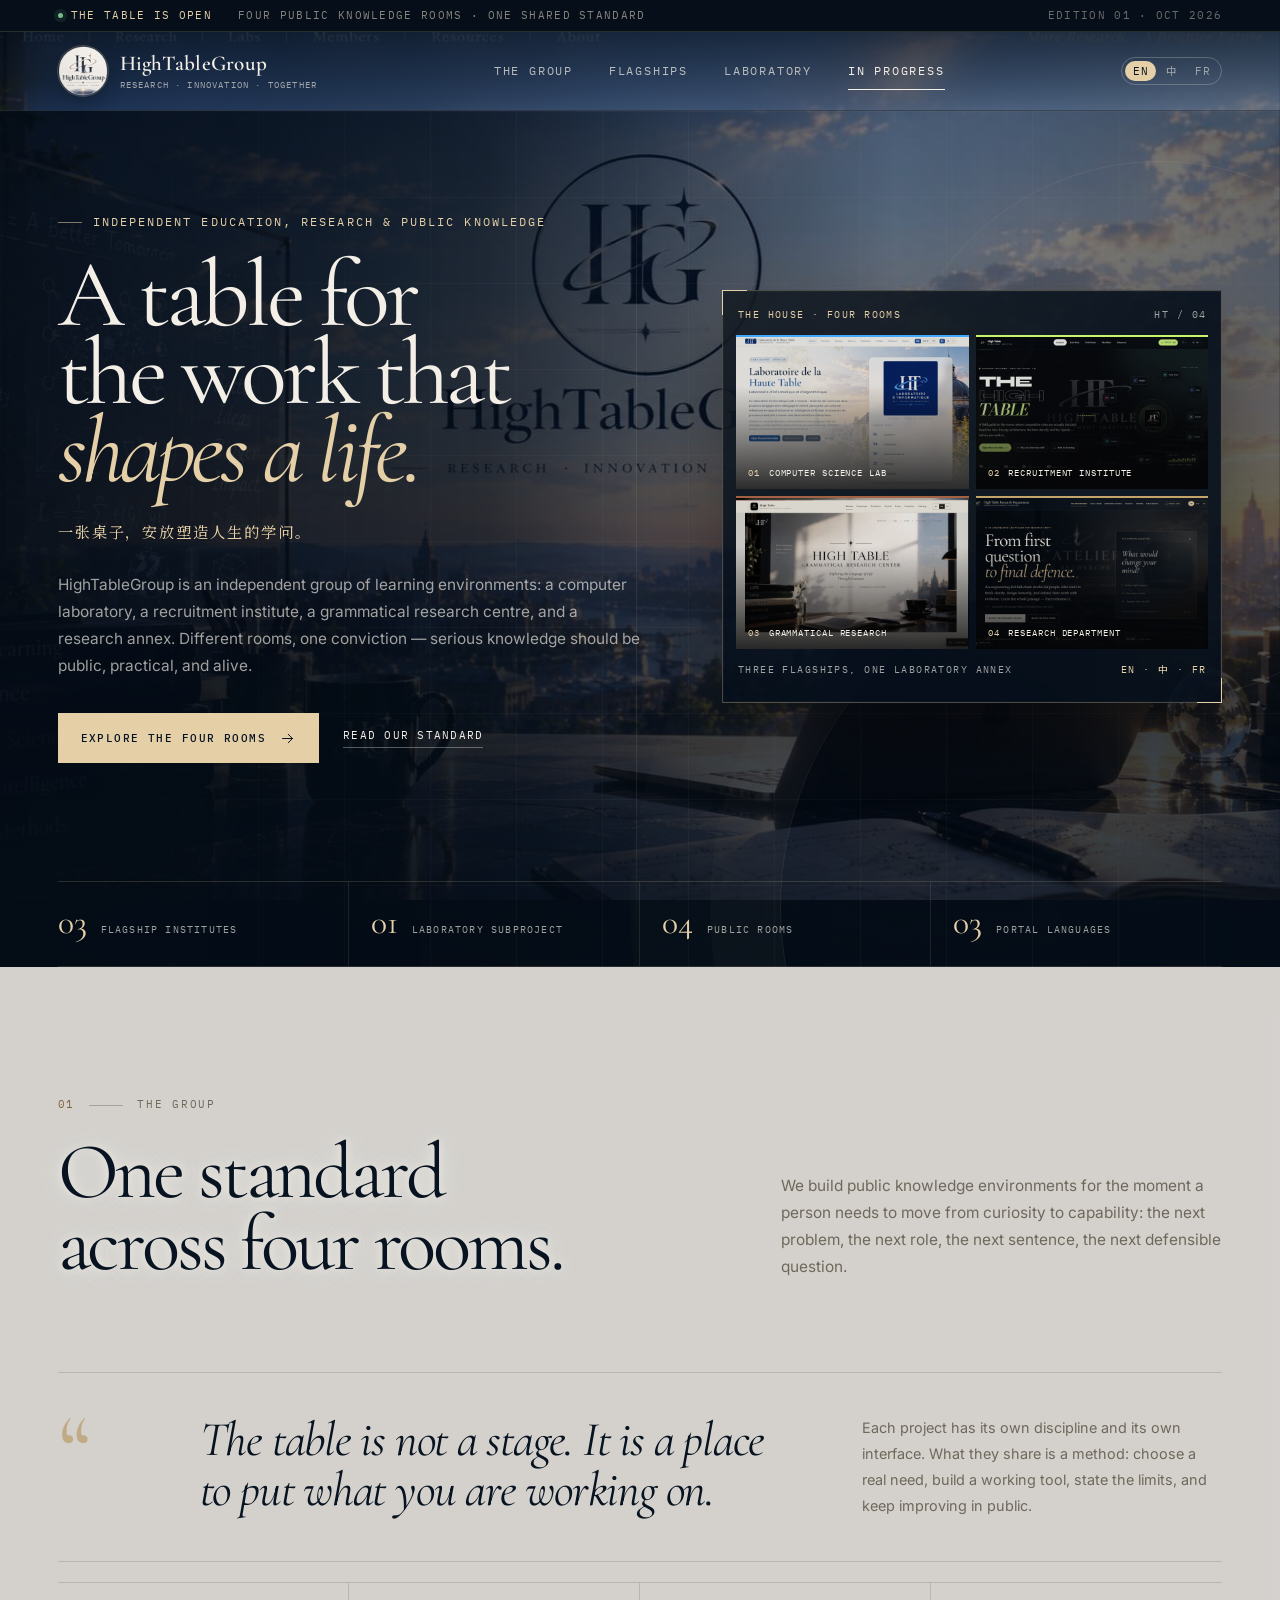
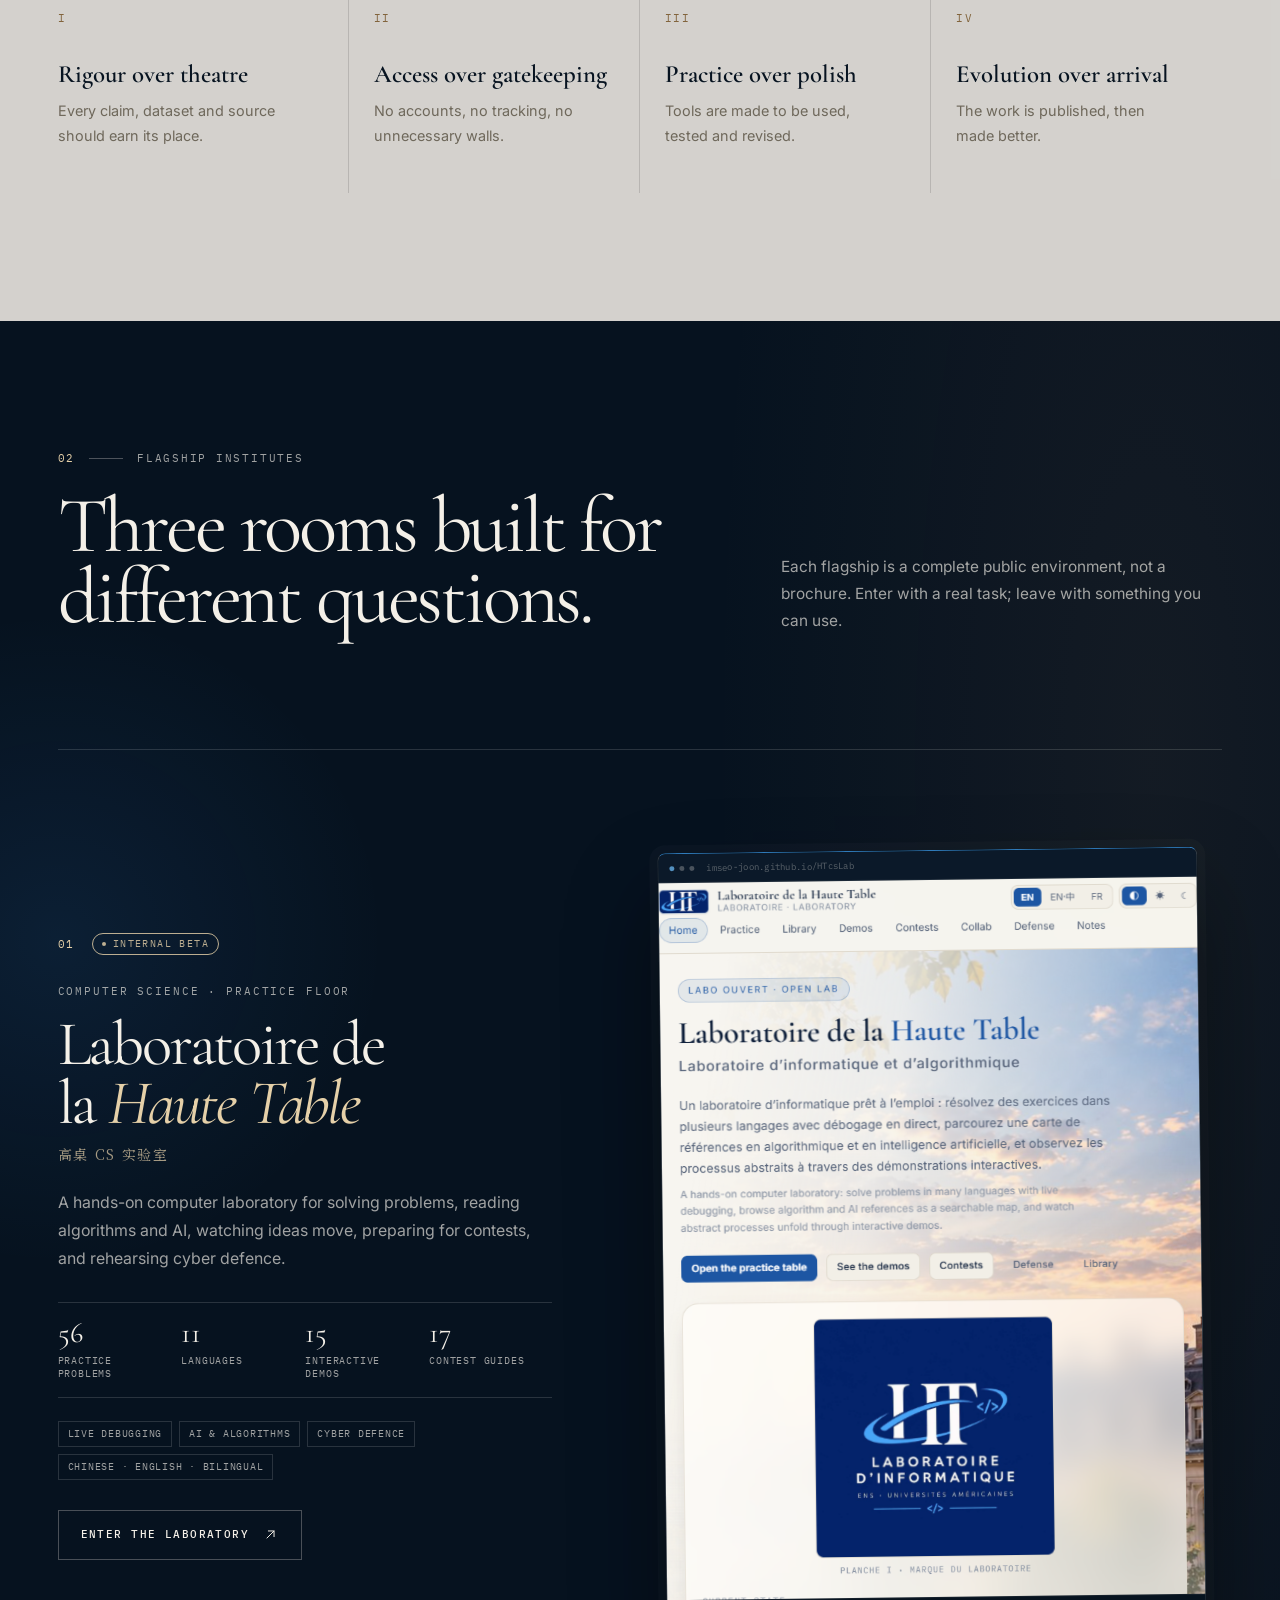
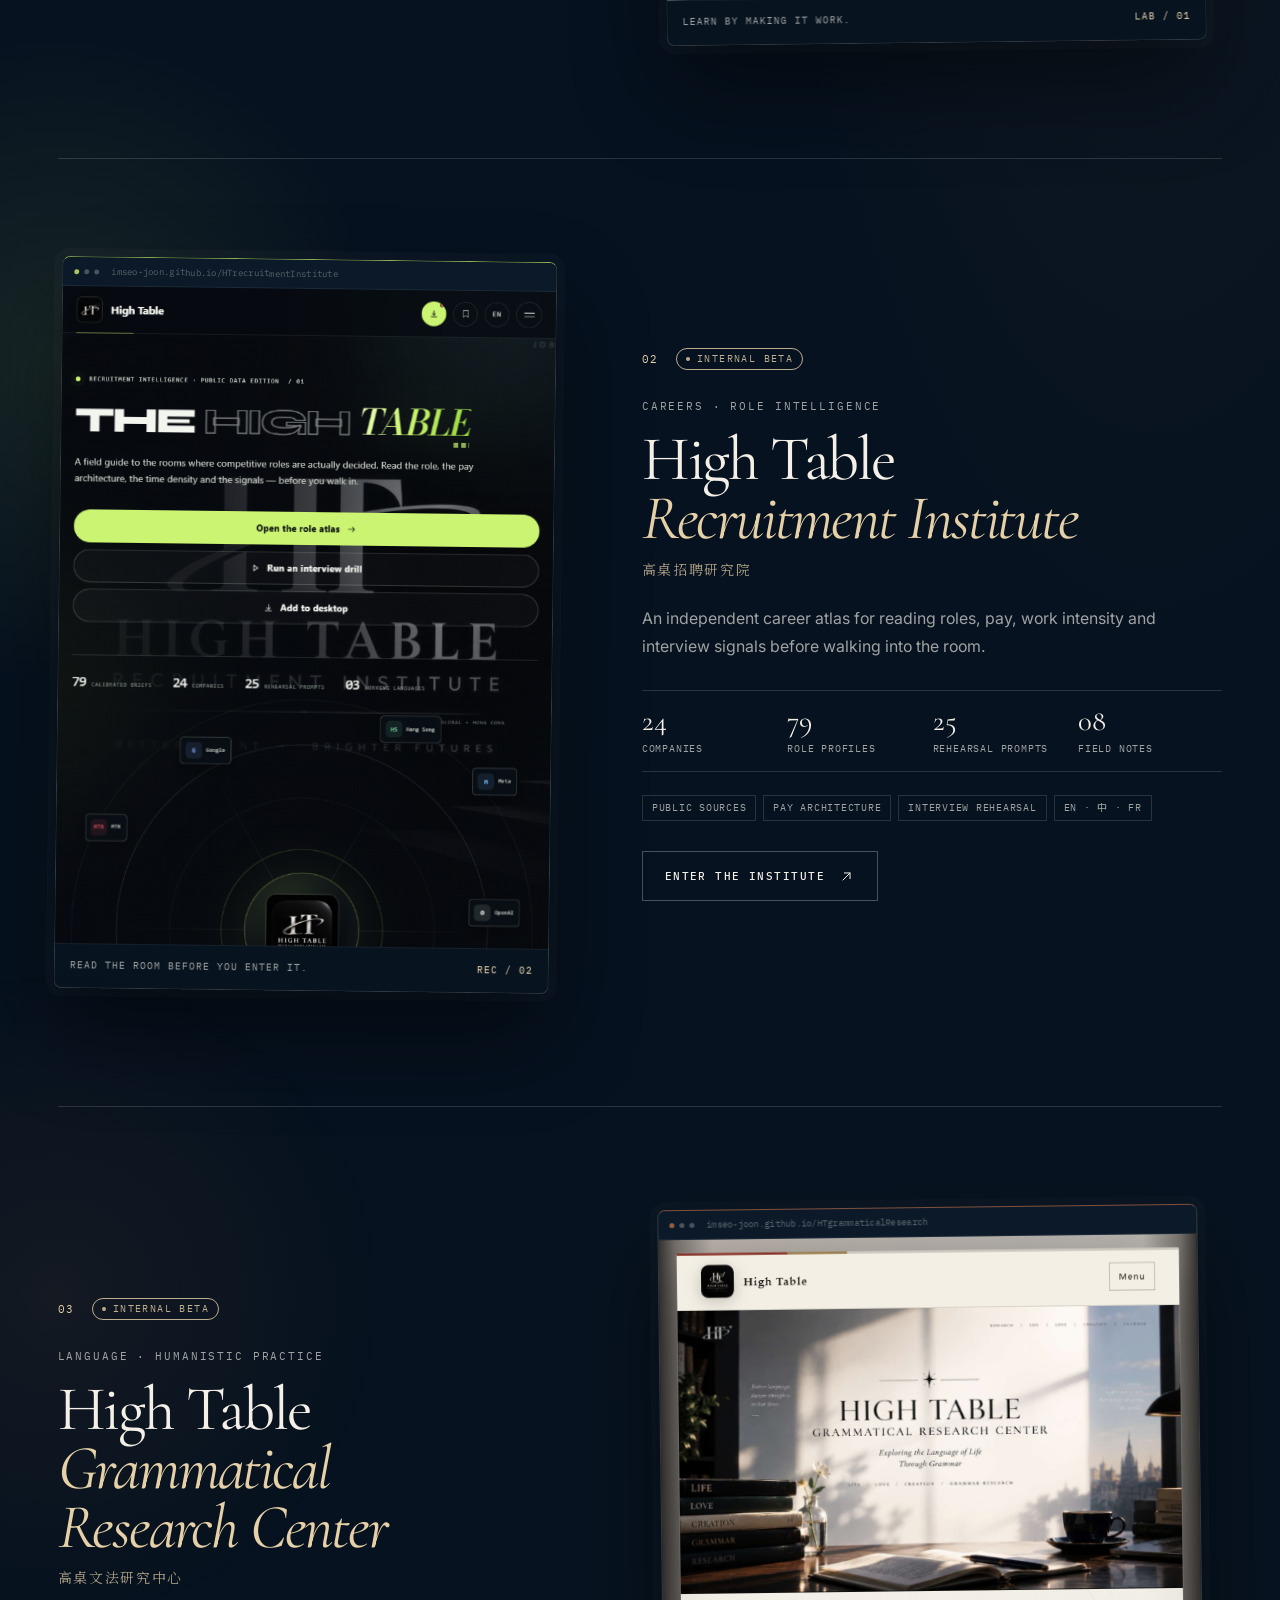
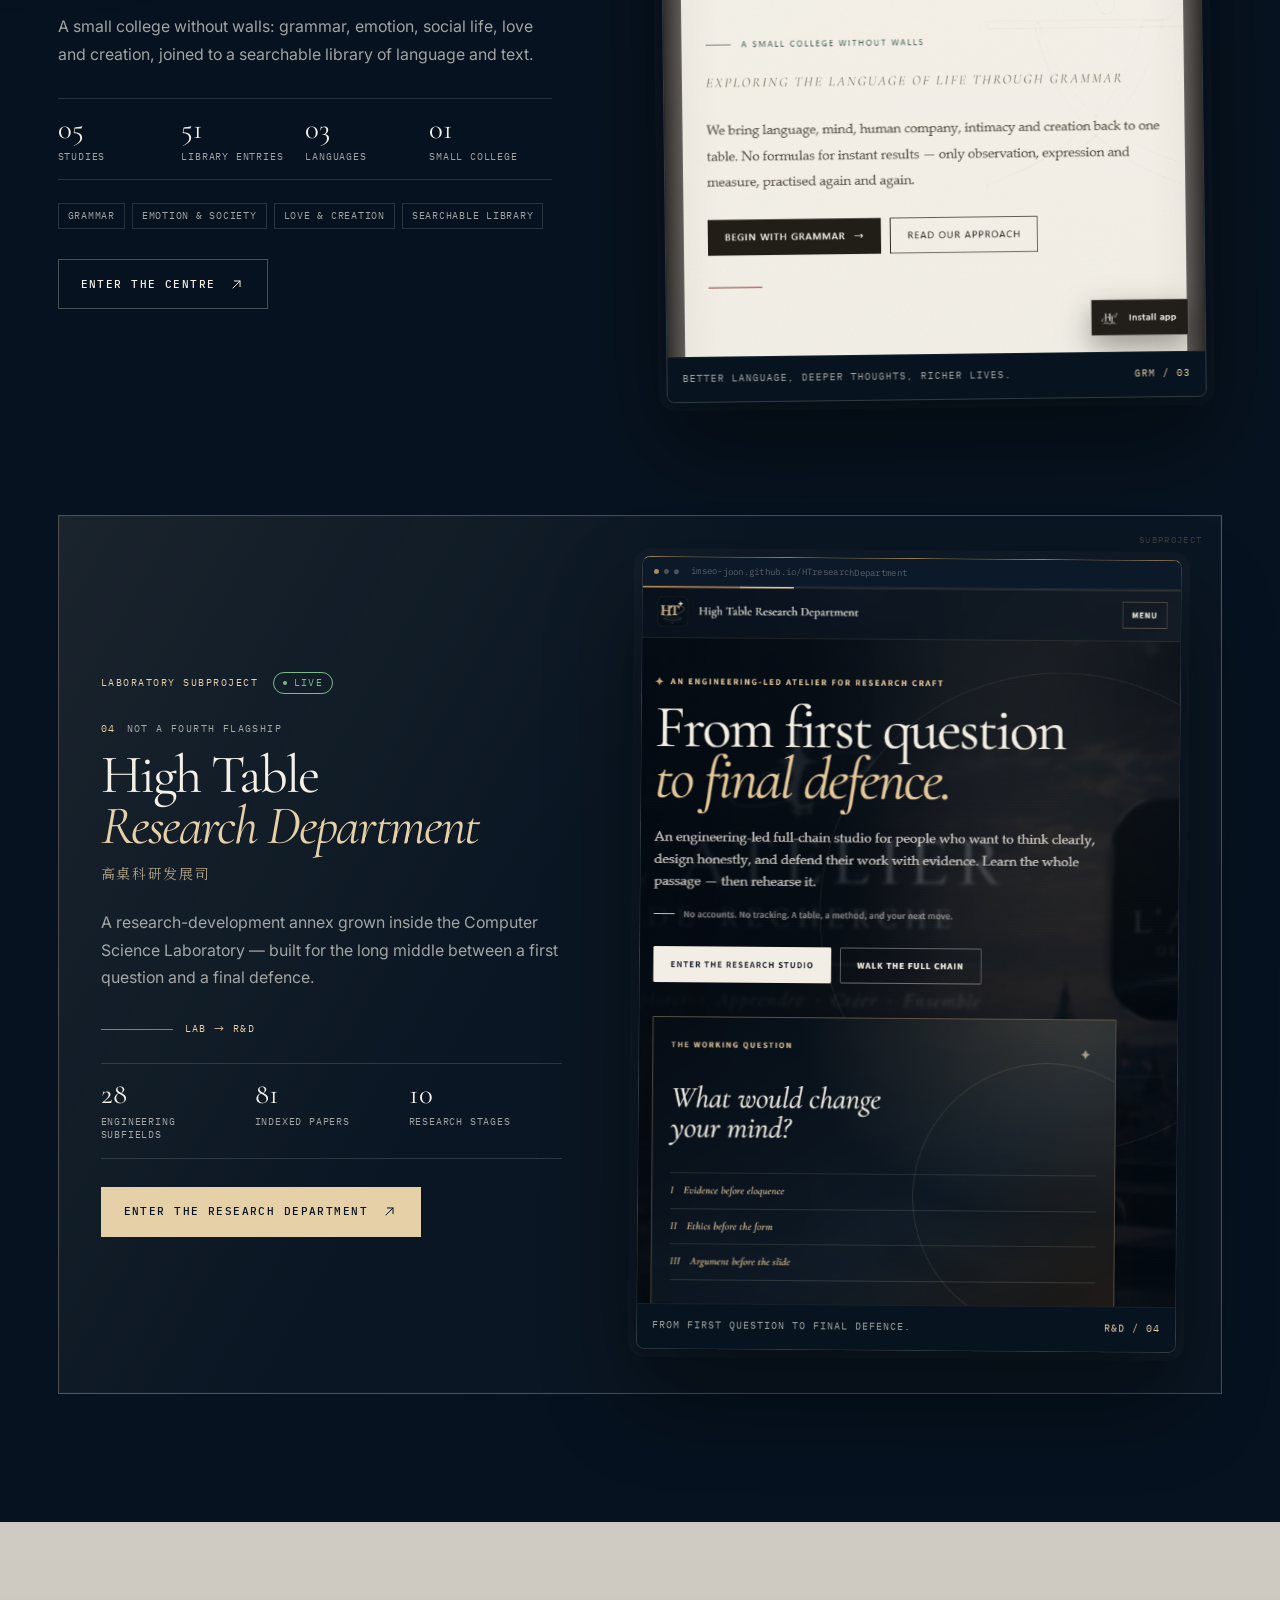
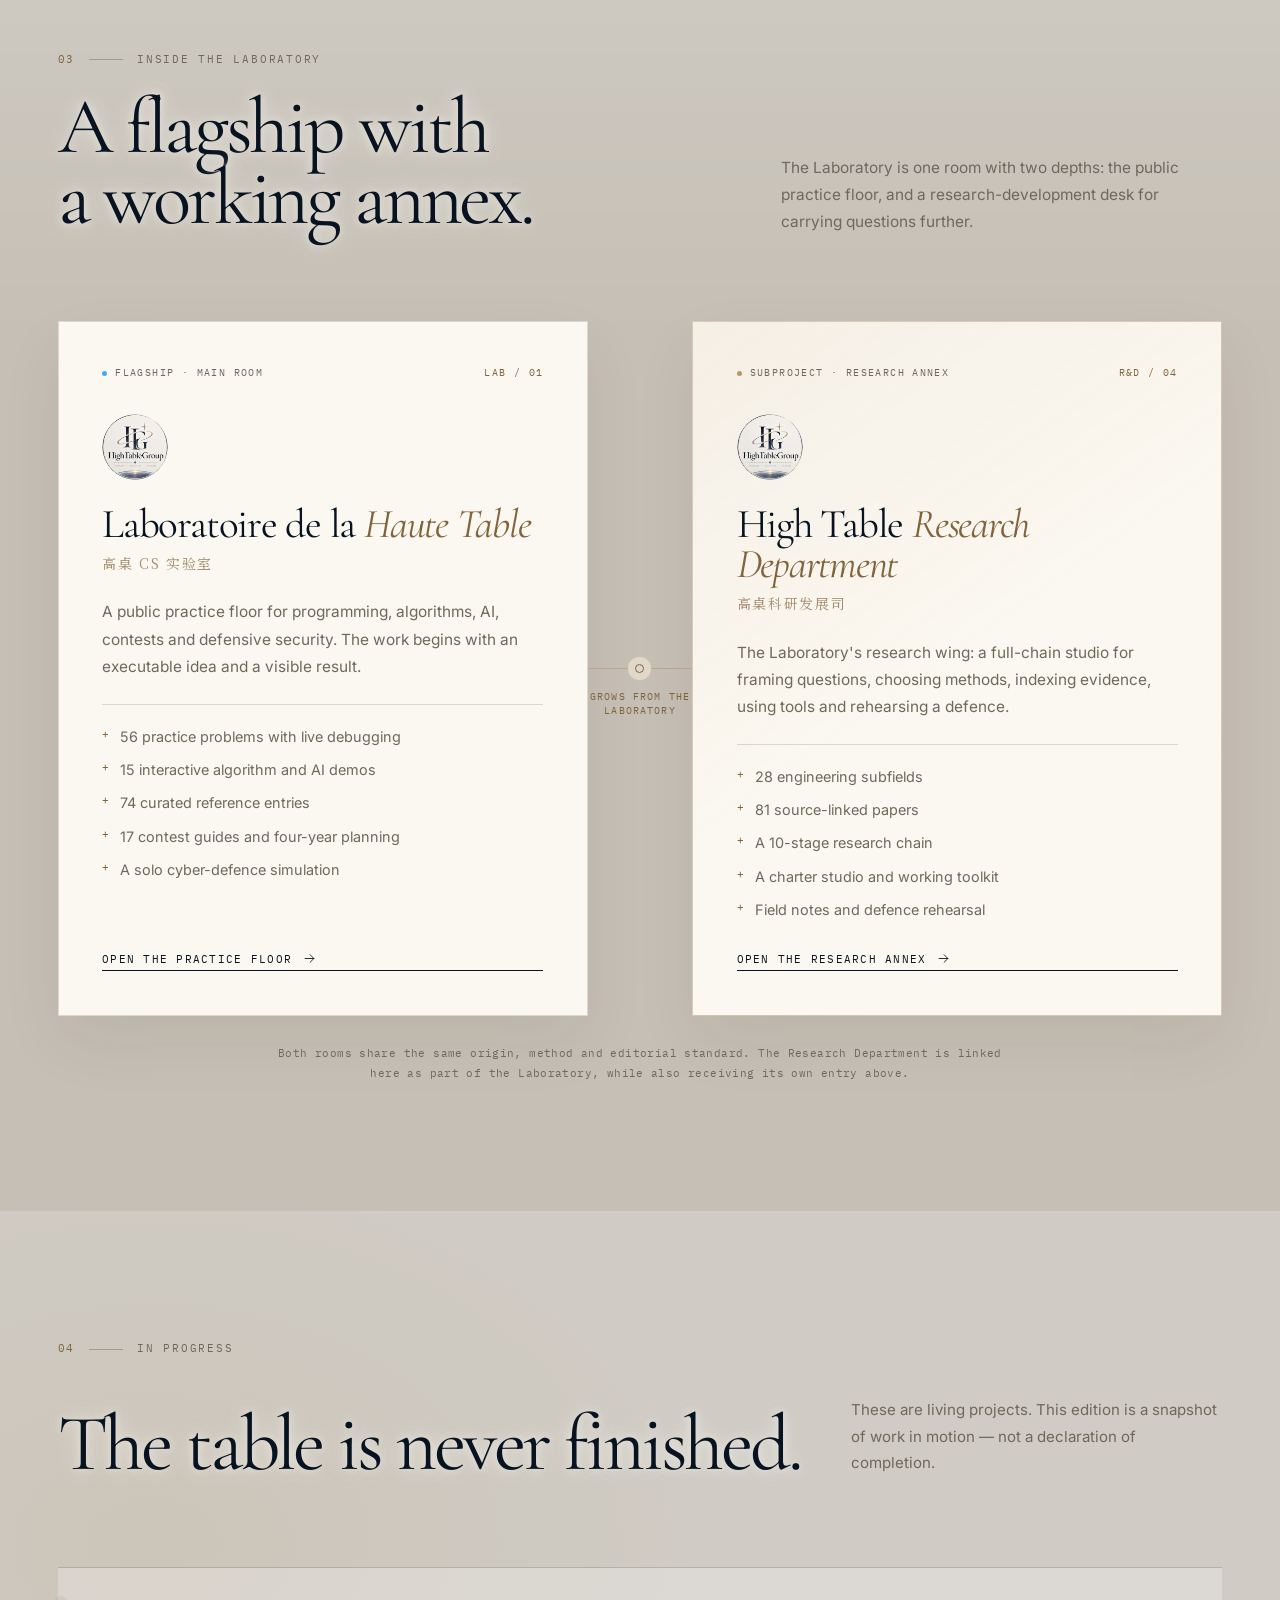
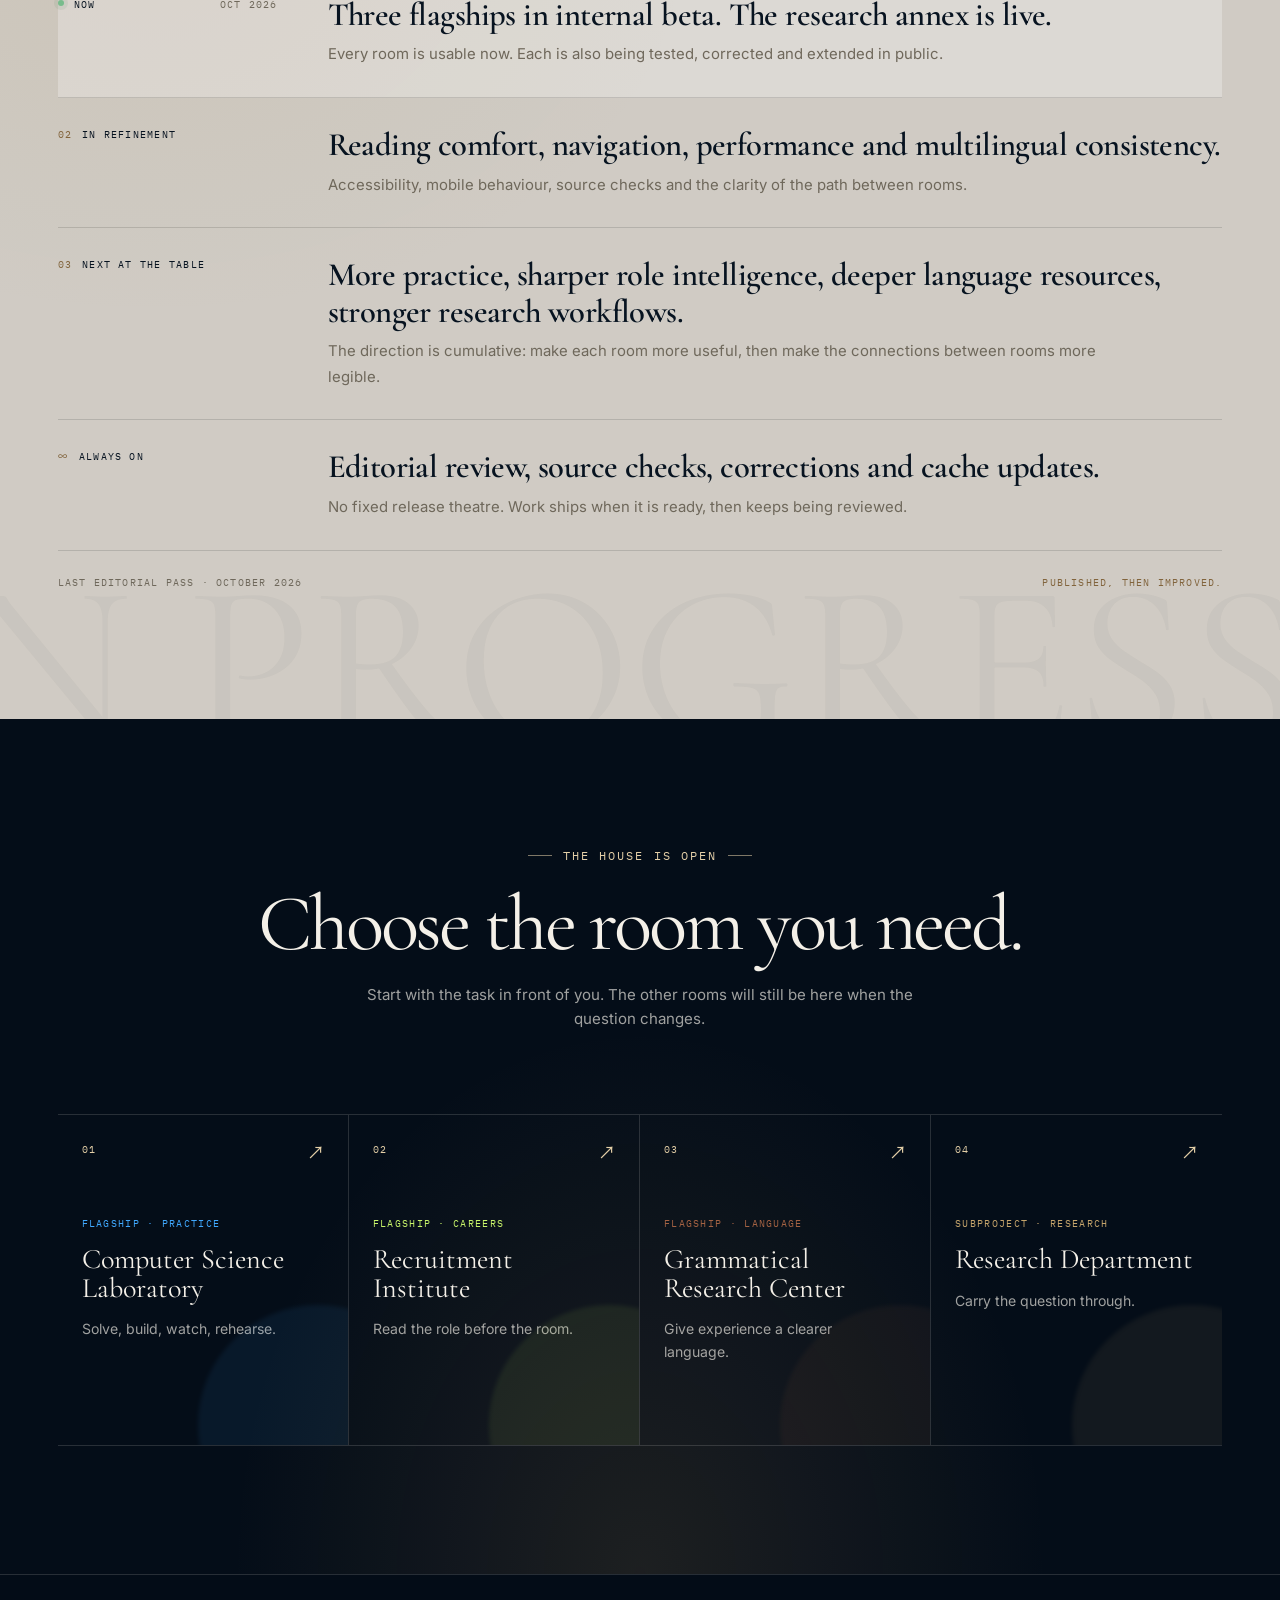
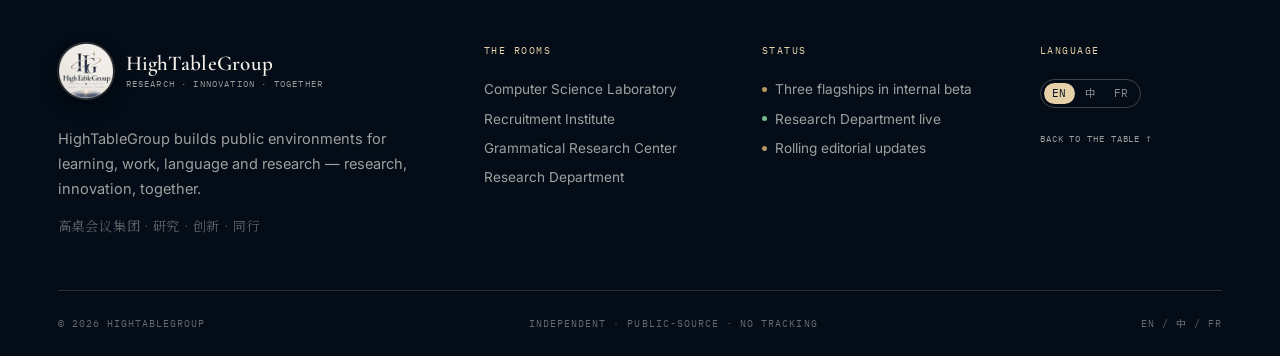
<file: index.html>
<!doctype html>
<html lang="en">
<head>
  <meta charset="utf-8">
  <meta name="viewport" content="width=device-width, initial-scale=1, viewport-fit=cover">
  <meta name="theme-color" content="#071320">
  <meta name="description" data-meta-description content="HighTableGroup — four public knowledge rooms for computer science, careers, language and research.">
  <meta name="application-name" content="HighTableGroup">
  <meta name="apple-mobile-web-app-title" content="HighTableGroup">
  <meta property="og:type" content="website">
  <meta property="og:title" content="HighTableGroup">
  <meta property="og:description" content="Three flagship institutes. One laboratory. One research annex. A table for the work that shapes a life.">
  <meta property="og:site_name" content="HighTableGroup">
  <meta property="og:image" content="assets/og-cover.png">
  <meta property="og:locale" content="en_US">
  <meta property="og:locale:alternate" content="zh_CN">
  <meta property="og:locale:alternate" content="fr_FR">
  <meta name="twitter:card" content="summary_large_image">
  <title>HighTableGroup — A table for the work that shapes a life</title>
  <script>document.documentElement.classList.add("js");</script>
  <script type="application/ld+json">
    {
      "@context": "https://schema.org",
      "@type": "EducationalOrganization",
      "name": "HighTableGroup",
      "alternateName": "高桌会议集团",
      "description": "HighTableGroup builds public environments for learning, work, language and research.",
      "knowsLanguage": ["en", "zh-Hans", "fr"],
      "sameAs": [
        "https://imseo-joon.github.io/HTcsLab/",
        "https://imseo-joon.github.io/HTrecruitmentInstitute/",
        "https://imseo-joon.github.io/HTgrammaticalResearch/",
        "https://imseo-joon.github.io/HTresearchDepartment/"
      ]
    }
  </script>

  <link rel="icon" type="image/png" sizes="32x32" href="assets/brand/favicon-32.png">
  <link rel="icon" type="image/png" sizes="64x64" href="assets/brand/favicon-64.png">
  <link rel="apple-touch-icon" href="assets/brand/apple-touch-icon.png">
  <link rel="manifest" href="manifest.webmanifest">

  <link rel="preload" href="assets/fonts/cormorant-garamond-latin-400-normal.woff2" as="font" type="font/woff2" crossorigin>
  <link rel="preload" href="assets/fonts/cormorant-garamond-latin-400-italic.woff2" as="font" type="font/woff2" crossorigin>
  <link rel="preload" href="assets/fonts/noto-serif-sc-subset.woff2" as="font" type="font/woff2" crossorigin>
  <link rel="stylesheet" href="assets/css/style.css?v=6">
</head>
<body>
  <a class="skip-link" href="#main" data-i18n="a11y.skip">Skip to content</a>

  <div class="edition-bar">
    <div class="edition-bar__inner">
      <span class="edition-bar__status"><i aria-hidden="true"></i><span data-i18n="rail.status">The table is open</span></span>
      <span class="edition-bar__note" data-i18n="rail.note">Four public knowledge rooms · One shared standard</span>
      <span class="edition-bar__edition">EDITION 01 · OCT 2026</span>
    </div>
  </div>

  <header class="masthead" id="masthead">
    <div class="masthead__inner">
      <a class="brand" href="#top" aria-label="HighTableGroup" data-i18n-aria="brand.aria">
        <img class="brand__mark" src="assets/brand/logo-round.png" alt="" width="512" height="512">
        <span class="brand__text">
          <span class="brand__name">HighTableGroup</span>
          <span class="brand__sub" data-i18n="brand.sub">Research · Innovation · Together</span>
        </span>
      </a>

      <nav class="nav" aria-label="Primary navigation" data-i18n-aria="nav.aria">
        <a href="#group" data-i18n="nav.group">The group</a>
        <a href="#flagships" data-i18n="nav.flagships">Flagships</a>
        <a href="#laboratory" data-i18n="nav.laboratory">Laboratory</a>
        <a href="#progress" data-i18n="nav.progress">In progress</a>
      </nav>

      <div class="header-tools">
        <div class="language-switch language-switch--header" role="group" aria-label="Choose language">
          <button type="button" data-lang="en" aria-pressed="true">EN</button>
          <button type="button" data-lang="zh" aria-pressed="false">中</button>
          <button type="button" data-lang="fr" aria-pressed="false">FR</button>
        </div>
        <button class="menu-toggle" type="button" id="menu-toggle" aria-expanded="false" aria-controls="mobile-menu">
          <span></span><span></span>
          <span class="sr-only" data-i18n="nav.menu">Menu</span>
        </button>
      </div>
    </div>

  <div class="mobile-menu" id="mobile-menu" hidden>
      <nav aria-label="Mobile navigation" data-i18n-aria="nav.aria">
        <a href="#group" data-i18n="nav.group">The group</a>
        <a href="#flagships" data-i18n="nav.flagships">Flagships</a>
        <a href="#laboratory" data-i18n="nav.laboratory">Laboratory</a>
        <a href="#progress" data-i18n="nav.progress">In progress</a>
      </nav>
      <div class="language-switch language-switch--menu" role="group" aria-label="Choose language">
        <button type="button" data-lang="en" aria-pressed="true">English</button>
        <button type="button" data-lang="zh" aria-pressed="false">中文</button>
        <button type="button" data-lang="fr" aria-pressed="false">Français</button>
      </div>
    </div>
  </header>

  <main id="main">
    <section class="hero" id="top">
      <div class="hero__ornament hero__ornament--ring" aria-hidden="true"></div>
      <div class="hero__ornament hero__ornament--line" aria-hidden="true"></div>
      <div class="wrap hero__grid">
        <div class="hero__copy">
          <p class="eyebrow hero__eyebrow reveal" data-i18n="hero.kicker">Independent education, research &amp; public knowledge</p>
          <h1 class="hero__title">
            <span class="reveal" data-i18n="hero.title1">A table for</span>
            <span class="reveal" data-i18n="hero.title2">the work that</span>
            <em class="reveal" data-i18n="hero.title3">shapes a life.</em>
          </h1>
          <p class="hero__cn reveal" lang="zh-Hans" data-i18n="hero.cn">一张桌子，安放塑造人生的学问。</p>
          <p class="hero__lead reveal" data-i18n="hero.lead">HighTableGroup is an independent group of learning environments: a computer laboratory, a recruitment institute, a grammatical research centre, and a research annex. Different rooms, one conviction — serious knowledge should be public, practical, and alive.</p>
          <div class="hero__actions reveal">
            <a class="btn btn--gold" href="#flagships">
              <span data-i18n="hero.ctaRooms">Explore the four rooms</span>
              <svg viewBox="0 0 24 24" aria-hidden="true"><path d="M5 12h14M13 6l6 6-6 6"/></svg>
            </a>
            <a class="text-link text-link--light" href="#group" data-i18n="hero.ctaStandard">Read our standard</a>
          </div>
        </div>

        <div class="room-window reveal" aria-label="Four High Table rooms" data-i18n-aria="hero.windowLabel">
          <div class="room-window__head">
            <span data-i18n="hero.windowTitle">The house · four rooms</span>
            <span>HT / 04</span>
          </div>
          <div class="room-window__grid">
            <a class="room-pane room-pane--lab" href="#lab-card">
              <img src="assets/previews/lab.png" alt="Computer Science Laboratory interface preview" data-i18n-alt="hero.room1.alt" width="1440" height="900">
              <span class="room-pane__shade" aria-hidden="true"></span>
              <span class="room-pane__meta"><b>01</b><span data-i18n="hero.room1">Computer Science Lab</span></span>
            </a>
            <a class="room-pane room-pane--recruit" href="#recruit-card">
              <img src="assets/previews/recruitment.png" alt="Recruitment Institute interface preview" data-i18n-alt="hero.room2.alt" width="1440" height="900">
              <span class="room-pane__shade" aria-hidden="true"></span>
              <span class="room-pane__meta"><b>02</b><span data-i18n="hero.room2">Recruitment Institute</span></span>
            </a>
            <a class="room-pane room-pane--grammar" href="#grammar-card">
              <img src="assets/previews/grammar.png" alt="Grammatical Research Center interface preview" data-i18n-alt="hero.room3.alt" width="1440" height="900">
              <span class="room-pane__shade" aria-hidden="true"></span>
              <span class="room-pane__meta"><b>03</b><span data-i18n="hero.room3">Grammatical Research</span></span>
            </a>
            <a class="room-pane room-pane--research" href="#research-card">
              <img src="assets/previews/research.png" alt="Research Department interface preview" data-i18n-alt="hero.room4.alt" width="1440" height="900">
              <span class="room-pane__shade" aria-hidden="true"></span>
              <span class="room-pane__meta"><b>04</b><span data-i18n="hero.room4">Research Department</span></span>
            </a>
          </div>
          <p class="room-window__foot"><span data-i18n="hero.windowFoot">Three flagships, one laboratory annex</span><span>EN · 中 · FR</span></p>
        </div>
      </div>

      <div class="wrap hero__ledger">
        <div><strong>03</strong><span data-i18n="hero.stat1">Flagship institutes</span></div>
        <div><strong>01</strong><span data-i18n="hero.stat2">Laboratory subproject</span></div>
        <div><strong>04</strong><span data-i18n="hero.stat3">Public rooms</span></div>
        <div><strong>03</strong><span data-i18n="hero.stat4">Portal languages</span></div>
      </div>
    </section>

    <section class="section section--paper" id="group">
      <div class="wrap">
        <div class="section-heading section-heading--split reveal">
          <div>
            <p class="section-index"><span>01</span><span data-i18n="about.kicker">The group</span></p>
            <h2 data-i18n="about.title">One standard across four rooms.</h2>
          </div>
          <p class="section-heading__lead" data-i18n="about.lead">We build public knowledge environments for the moment a person needs to move from curiosity to capability: the next problem, the next role, the next sentence, the next defensible question.</p>
        </div>

        <div class="manifesto reveal">
          <div class="manifesto__mark" aria-hidden="true">“</div>
          <blockquote data-i18n="about.quote">The table is not a stage. It is a place to put what you are working on.</blockquote>
          <p data-i18n="about.body">Each project has its own discipline and its own interface. What they share is a method: choose a real need, build a working tool, state the limits, and keep improving in public.</p>
        </div>

        <div class="principles reveal">
          <article class="principle">
            <span class="principle__num">I</span>
            <h3 data-i18n="about.p1.title">Rigour over theatre</h3>
            <p data-i18n="about.p1.body">Every claim, dataset and source should earn its place.</p>
          </article>
          <article class="principle">
            <span class="principle__num">II</span>
            <h3 data-i18n="about.p2.title">Access over gatekeeping</h3>
            <p data-i18n="about.p2.body">No accounts, no tracking, no unnecessary walls.</p>
          </article>
          <article class="principle">
            <span class="principle__num">III</span>
            <h3 data-i18n="about.p3.title">Practice over polish</h3>
            <p data-i18n="about.p3.body">Tools are made to be used, tested and revised.</p>
          </article>
          <article class="principle">
            <span class="principle__num">IV</span>
            <h3 data-i18n="about.p4.title">Evolution over arrival</h3>
            <p data-i18n="about.p4.body">The work is published, then made better.</p>
          </article>
        </div>
      </div>
    </section>

    <section class="section section--ink flagships" id="flagships">
      <div class="wrap">
        <div class="section-heading section-heading--split section-heading--dark reveal">
          <div>
            <p class="section-index"><span>02</span><span data-i18n="flagships.kicker">Flagship institutes</span></p>
            <h2 data-i18n="flagships.title">Three rooms built for different questions.</h2>
          </div>
          <p class="section-heading__lead" data-i18n="flagships.lead">Each flagship is a complete public environment, not a brochure. Enter with a real task; leave with something you can use.</p>
        </div>

        <article class="flagship flagship--lab reveal" id="lab-card">
          <div class="flagship__copy">
            <div class="flagship__meta">
              <span class="flagship__number">01</span>
              <span class="status-chip status-chip--beta" data-i18n="common.internalBeta">Internal beta</span>
            </div>
            <p class="flagship__kicker" data-i18n="lab.kicker">Computer science · Practice floor</p>
            <h3>Laboratoire de la <em>Haute Table</em></h3>
            <p class="flagship__cn" lang="zh-Hans">高桌 CS 实验室</p>
            <p class="flagship__body" data-i18n="lab.body">A hands-on computer laboratory for solving problems, reading algorithms and AI, watching ideas move, preparing for contests, and rehearsing cyber defence.</p>
            <div class="flagship__stats">
              <div><strong>56</strong><span data-i18n="lab.stat1">practice problems</span></div>
              <div><strong>11</strong><span data-i18n="lab.stat2">languages</span></div>
              <div><strong>15</strong><span data-i18n="lab.stat3">interactive demos</span></div>
              <div><strong>17</strong><span data-i18n="lab.stat4">contest guides</span></div>
            </div>
            <ul class="tag-list">
              <li data-i18n="lab.tag1">Live debugging</li>
              <li data-i18n="lab.tag2">AI &amp; algorithms</li>
              <li data-i18n="lab.tag3">Cyber defence</li>
              <li data-i18n="lab.tag4">Chinese · English · bilingual</li>
            </ul>
            <a class="btn btn--outline-light" href="https://imseo-joon.github.io/HTcsLab/" target="_blank" rel="noopener">
              <span data-i18n="lab.cta">Enter the Laboratory</span>
              <svg viewBox="0 0 24 24" aria-hidden="true"><path d="M7 17 17 7M9 7h8v8"/></svg>
            </a>
          </div>
          <a class="flagship__screen flagship__screen--lab" href="https://imseo-joon.github.io/HTcsLab/" target="_blank" rel="noopener" aria-label="Open the Computer Science Laboratory" data-i18n-aria="lab.screenLabel">
            <span class="browser-bar" aria-hidden="true"><i></i><i></i><i></i><b>imseo-joon.github.io/HTcsLab</b></span>
            <img src="assets/previews/lab-portrait.png" alt="Computer Science Laboratory home page" data-i18n-alt="hero.room1.alt" width="720" height="960">
            <span class="screen-caption"><span data-i18n="lab.caption">Learn by making it work.</span><b>LAB / 01</b></span>
          </a>
        </article>

        <article class="flagship flagship--recruit reveal" id="recruit-card">
          <div class="flagship__copy">
            <div class="flagship__meta">
              <span class="flagship__number">02</span>
              <span class="status-chip status-chip--beta" data-i18n="common.internalBeta">Internal beta</span>
            </div>
            <p class="flagship__kicker" data-i18n="recruit.kicker">Careers · Role intelligence</p>
            <h3>High Table <em>Recruitment Institute</em></h3>
            <p class="flagship__cn" lang="zh-Hans">高桌招聘研究院</p>
            <p class="flagship__body" data-i18n="recruit.body">An independent career atlas for reading roles, pay, work intensity and interview signals before walking into the room.</p>
            <div class="flagship__stats">
              <div><strong>24</strong><span data-i18n="recruit.stat1">companies</span></div>
              <div><strong>79</strong><span data-i18n="recruit.stat2">role profiles</span></div>
              <div><strong>25</strong><span data-i18n="recruit.stat3">rehearsal prompts</span></div>
              <div><strong>08</strong><span data-i18n="recruit.stat4">field notes</span></div>
            </div>
            <ul class="tag-list">
              <li data-i18n="recruit.tag1">Public sources</li>
              <li data-i18n="recruit.tag2">Pay architecture</li>
              <li data-i18n="recruit.tag3">Interview rehearsal</li>
              <li data-i18n="recruit.tag4">EN · 中 · FR</li>
            </ul>
            <a class="btn btn--outline-light" href="https://imseo-joon.github.io/HTrecruitmentInstitute/" target="_blank" rel="noopener">
              <span data-i18n="recruit.cta">Enter the Institute</span>
              <svg viewBox="0 0 24 24" aria-hidden="true"><path d="M7 17 17 7M9 7h8v8"/></svg>
            </a>
          </div>
          <a class="flagship__screen flagship__screen--recruit" href="https://imseo-joon.github.io/HTrecruitmentInstitute/" target="_blank" rel="noopener" aria-label="Open the High Table Recruitment Institute" data-i18n-aria="recruit.screenLabel">
            <span class="browser-bar" aria-hidden="true"><i></i><i></i><i></i><b>imseo-joon.github.io/HTrecruitmentInstitute</b></span>
            <img src="assets/previews/recruitment-portrait.png" alt="High Table Recruitment Institute home page" data-i18n-alt="hero.room2.alt" width="720" height="960">
            <span class="screen-caption"><span data-i18n="recruit.caption">Read the room before you enter it.</span><b>REC / 02</b></span>
          </a>
        </article>

        <article class="flagship flagship--grammar reveal" id="grammar-card">
          <div class="flagship__copy">
            <div class="flagship__meta">
              <span class="flagship__number">03</span>
              <span class="status-chip status-chip--beta" data-i18n="common.internalBeta">Internal beta</span>
            </div>
            <p class="flagship__kicker" data-i18n="grammar.kicker">Language · Humanistic practice</p>
            <h3>High Table <em>Grammatical Research Center</em></h3>
            <p class="flagship__cn" lang="zh-Hans">高桌文法研究中心</p>
            <p class="flagship__body" data-i18n="grammar.body">A small college without walls: grammar, emotion, social life, love and creation, joined to a searchable library of language and text.</p>
            <div class="flagship__stats">
              <div><strong>05</strong><span data-i18n="grammar.stat1">studies</span></div>
              <div><strong>51</strong><span data-i18n="grammar.stat2">library entries</span></div>
              <div><strong>03</strong><span data-i18n="grammar.stat3">languages</span></div>
              <div><strong>01</strong><span data-i18n="grammar.stat4">small college</span></div>
            </div>
            <ul class="tag-list">
              <li data-i18n="grammar.tag1">Grammar</li>
              <li data-i18n="grammar.tag2">Emotion &amp; society</li>
              <li data-i18n="grammar.tag3">Love &amp; creation</li>
              <li data-i18n="grammar.tag4">Searchable library</li>
            </ul>
            <a class="btn btn--outline-light" href="https://imseo-joon.github.io/HTgrammaticalResearch/" target="_blank" rel="noopener">
              <span data-i18n="grammar.cta">Enter the Centre</span>
              <svg viewBox="0 0 24 24" aria-hidden="true"><path d="M7 17 17 7M9 7h8v8"/></svg>
            </a>
          </div>
          <a class="flagship__screen flagship__screen--grammar" href="https://imseo-joon.github.io/HTgrammaticalResearch/" target="_blank" rel="noopener" aria-label="Open the High Table Grammatical Research Center" data-i18n-aria="grammar.screenLabel">
            <span class="browser-bar" aria-hidden="true"><i></i><i></i><i></i><b>imseo-joon.github.io/HTgrammaticalResearch</b></span>
            <img src="assets/previews/grammar-portrait.png" alt="High Table Grammatical Research Center home page" data-i18n-alt="hero.room3.alt" width="720" height="960">
            <span class="screen-caption"><span data-i18n="grammar.caption">Better language, deeper thoughts, richer lives.</span><b>GRM / 03</b></span>
          </a>
        </article>

        <article class="subproject reveal" id="research-card">
          <div class="subproject__copy">
            <div class="subproject__meta">
              <span class="subproject__label" data-i18n="sub.kicker">Laboratory subproject</span>
              <span class="status-chip status-chip--live" data-i18n="common.live">Live</span>
            </div>
            <p class="subproject__number">04 <span data-i18n="sub.notFlagship">Not a fourth flagship</span></p>
            <h3>High Table <em>Research Department</em></h3>
            <p class="flagship__cn" lang="zh-Hans">高桌科研发展司</p>
            <p class="subproject__body" data-i18n="sub.body">A research-development annex grown inside the Computer Science Laboratory — built for the long middle between a first question and a final defence.</p>
            <div class="subproject__line" aria-hidden="true"><span></span><b>LAB → R&amp;D</b></div>
            <div class="subproject__stats">
              <div><strong>28</strong><span data-i18n="sub.stat1">engineering subfields</span></div>
              <div><strong>81</strong><span data-i18n="sub.stat2">indexed papers</span></div>
              <div><strong>10</strong><span data-i18n="sub.stat3">research stages</span></div>
            </div>
            <a class="btn btn--gold" href="https://imseo-joon.github.io/HTresearchDepartment/" target="_blank" rel="noopener">
              <span data-i18n="sub.cta">Enter the Research Department</span>
              <svg viewBox="0 0 24 24" aria-hidden="true"><path d="M7 17 17 7M9 7h8v8"/></svg>
            </a>
          </div>
          <a class="subproject__screen" href="https://imseo-joon.github.io/HTresearchDepartment/" target="_blank" rel="noopener" aria-label="Open the High Table Research Department" data-i18n-aria="sub.screenLabel">
            <span class="browser-bar" aria-hidden="true"><i></i><i></i><i></i><b>imseo-joon.github.io/HTresearchDepartment</b></span>
            <img src="assets/previews/research-portrait.png" alt="High Table Research Department home page" data-i18n-alt="hero.room4.alt" width="720" height="960">
            <span class="screen-caption"><span data-i18n="sub.caption">From first question to final defence.</span><b>R&amp;D / 04</b></span>
          </a>
        </article>
      </div>
    </section>

    <section class="section section--paper-deep laboratory" id="laboratory">
      <div class="wrap">
        <div class="section-heading section-heading--split reveal">
          <div>
            <p class="section-index"><span>03</span><span data-i18n="labModule.kicker">Inside the laboratory</span></p>
            <h2 data-i18n="labModule.title">A flagship with a working annex.</h2>
          </div>
          <p class="section-heading__lead" data-i18n="labModule.lead">The Laboratory is one room with two depths: the public practice floor, and a research-development desk for carrying questions further.</p>
        </div>

        <div class="lab-map reveal">
          <article class="lab-node lab-node--main">
            <div class="lab-node__head">
              <span class="lab-node__type" data-i18n="labModule.mainType">Flagship · Main room</span>
              <span class="lab-node__code">LAB / 01</span>
            </div>
            <img class="lab-node__logo" src="assets/brand/logo-round.png" alt="" width="512" height="512">
            <h3>Laboratoire de la <em>Haute Table</em></h3>
            <p class="lab-node__cn" lang="zh-Hans">高桌 CS 实验室</p>
            <p data-i18n="labModule.mainBody">A public practice floor for programming, algorithms, AI, contests and defensive security. The work begins with an executable idea and a visible result.</p>
            <ul class="lab-capabilities">
              <li data-i18n="labModule.cap1">56 practice problems with live debugging</li>
              <li data-i18n="labModule.cap2">15 interactive algorithm and AI demos</li>
              <li data-i18n="labModule.cap3">74 curated reference entries</li>
              <li data-i18n="labModule.cap4">17 contest guides and four-year planning</li>
              <li data-i18n="labModule.cap5">A solo cyber-defence simulation</li>
            </ul>
            <a class="text-link" href="https://imseo-joon.github.io/HTcsLab/" target="_blank" rel="noopener">
              <span data-i18n="labModule.mainCta">Open the practice floor</span>
              <svg viewBox="0 0 24 24" aria-hidden="true"><path d="M5 12h14M13 6l6 6-6 6"/></svg>
            </a>
          </article>

          <div class="lab-map__connector" aria-hidden="true">
            <span class="lab-map__rail"></span>
            <span class="lab-map__node"></span>
            <b data-i18n="labModule.branch">Grows from the laboratory</b>
          </div>

          <article class="lab-node lab-node--annex">
            <div class="lab-node__head">
              <span class="lab-node__type" data-i18n="labModule.annexType">Subproject · Research annex</span>
              <span class="lab-node__code">R&amp;D / 04</span>
            </div>
            <img class="lab-node__logo" src="assets/brand/logo-round.png" alt="" width="512" height="512">
            <h3>High Table <em>Research Department</em></h3>
            <p class="lab-node__cn" lang="zh-Hans">高桌科研发展司</p>
            <p data-i18n="labModule.annexBody">The Laboratory's research wing: a full-chain studio for framing questions, choosing methods, indexing evidence, using tools and rehearsing a defence.</p>
            <ul class="lab-capabilities">
              <li data-i18n="labModule.annexCap1">28 engineering subfields</li>
              <li data-i18n="labModule.annexCap2">81 source-linked papers</li>
              <li data-i18n="labModule.annexCap3">A 10-stage research chain</li>
              <li data-i18n="labModule.annexCap4">A charter studio and working toolkit</li>
              <li data-i18n="labModule.annexCap5">Field notes and defence rehearsal</li>
            </ul>
            <a class="text-link" href="https://imseo-joon.github.io/HTresearchDepartment/" target="_blank" rel="noopener">
              <span data-i18n="labModule.annexCta">Open the research annex</span>
              <svg viewBox="0 0 24 24" aria-hidden="true"><path d="M5 12h14M13 6l6 6-6 6"/></svg>
            </a>
          </article>
        </div>

        <p class="lab-map__note reveal" data-i18n="labModule.note">Both rooms share the same origin, method and editorial standard. The Research Department is linked here as part of the Laboratory, while also receiving its own entry above.</p>
      </div>
    </section>

    <section class="section section--progress" id="progress">
      <div class="wrap">
        <div class="progress-head reveal">
          <p class="section-index"><span>04</span><span data-i18n="progress.kicker">In progress</span></p>
          <h2 data-i18n="progress.title">The table is never finished.</h2>
          <p data-i18n="progress.lead">These are living projects. This edition is a snapshot of work in motion — not a declaration of completion.</p>
        </div>

        <div class="progress-ledger reveal">
          <article class="ledger-row ledger-row--now">
            <div class="ledger-row__status">
              <span class="pulse-dot" aria-hidden="true"></span>
              <span data-i18n="progress.now.label">Now</span>
              <b>OCT 2026</b>
            </div>
            <div class="ledger-row__body">
              <h3 data-i18n="progress.now.title">Three flagships in internal beta. The research annex is live.</h3>
              <p data-i18n="progress.now.body">Every room is usable now. Each is also being tested, corrected and extended in public.</p>
            </div>
          </article>
          <article class="ledger-row">
            <div class="ledger-row__status">
              <span>02</span>
              <span data-i18n="progress.refine.label">In refinement</span>
            </div>
            <div class="ledger-row__body">
              <h3 data-i18n="progress.refine.title">Reading comfort, navigation, performance and multilingual consistency.</h3>
              <p data-i18n="progress.refine.body">Accessibility, mobile behaviour, source checks and the clarity of the path between rooms.</p>
            </div>
          </article>
          <article class="ledger-row">
            <div class="ledger-row__status">
              <span>03</span>
              <span data-i18n="progress.next.label">Next at the table</span>
            </div>
            <div class="ledger-row__body">
              <h3 data-i18n="progress.next.title">More practice, sharper role intelligence, deeper language resources, stronger research workflows.</h3>
              <p data-i18n="progress.next.body">The direction is cumulative: make each room more useful, then make the connections between rooms more legible.</p>
            </div>
          </article>
          <article class="ledger-row">
            <div class="ledger-row__status">
              <span>∞</span>
              <span data-i18n="progress.always.label">Always on</span>
            </div>
            <div class="ledger-row__body">
              <h3 data-i18n="progress.always.title">Editorial review, source checks, corrections and cache updates.</h3>
              <p data-i18n="progress.always.body">No fixed release theatre. Work ships when it is ready, then keeps being reviewed.</p>
            </div>
          </article>
        </div>

        <div class="progress-foot reveal">
          <p data-i18n="progress.note">Last editorial pass · October 2026</p>
          <p data-i18n="progress.motto">Published, then improved.</p>
        </div>
      </div>
    </section>

    <section class="section section--doors" id="doors">
      <div class="wrap">
        <div class="doors-head reveal">
          <p class="eyebrow" data-i18n="doors.kicker">The house is open</p>
          <h2 data-i18n="doors.title">Choose the room you need.</h2>
          <p data-i18n="doors.lead">Start with the task in front of you. The other rooms will still be here when the question changes.</p>
        </div>

        <div class="door-grid reveal">
          <a class="door door--lab" href="https://imseo-joon.github.io/HTcsLab/" target="_blank" rel="noopener">
            <span class="door__num">01</span>
            <span class="door__type" data-i18n="doors.labType">Flagship · Practice</span>
            <h3 data-i18n="doors.lab">Computer Science Laboratory</h3>
            <p data-i18n="doors.labBody">Solve, build, watch, rehearse.</p>
            <span class="door__arrow" aria-hidden="true">↗</span>
          </a>
          <a class="door door--recruit" href="https://imseo-joon.github.io/HTrecruitmentInstitute/" target="_blank" rel="noopener">
            <span class="door__num">02</span>
            <span class="door__type" data-i18n="doors.recruitType">Flagship · Careers</span>
            <h3 data-i18n="doors.recruit">Recruitment Institute</h3>
            <p data-i18n="doors.recruitBody">Read the role before the room.</p>
            <span class="door__arrow" aria-hidden="true">↗</span>
          </a>
          <a class="door door--grammar" href="https://imseo-joon.github.io/HTgrammaticalResearch/" target="_blank" rel="noopener">
            <span class="door__num">03</span>
            <span class="door__type" data-i18n="doors.grammarType">Flagship · Language</span>
            <h3 data-i18n="doors.grammar">Grammatical Research Center</h3>
            <p data-i18n="doors.grammarBody">Give experience a clearer language.</p>
            <span class="door__arrow" aria-hidden="true">↗</span>
          </a>
          <a class="door door--research" href="https://imseo-joon.github.io/HTresearchDepartment/" target="_blank" rel="noopener">
            <span class="door__num">04</span>
            <span class="door__type" data-i18n="doors.researchType">Subproject · Research</span>
            <h3 data-i18n="doors.research">Research Department</h3>
            <p data-i18n="doors.researchBody">Carry the question through.</p>
            <span class="door__arrow" aria-hidden="true">↗</span>
          </a>
        </div>
      </div>
    </section>
  </main>

  <footer class="site-footer">
    <div class="wrap">
      <div class="footer-main">
        <div class="footer-brand">
          <a class="brand brand--footer" href="#top" aria-label="HighTableGroup" data-i18n-aria="brand.aria">
            <img class="brand__mark" src="assets/brand/logo-round.png" alt="" width="512" height="512">
            <span class="brand__text">
              <span class="brand__name">HighTableGroup</span>
              <span class="brand__sub" data-i18n="brand.sub">Research · Innovation · Together</span>
            </span>
          </a>
          <p data-i18n="footer.mission">An independent group building public environments for learning, work, language and research.</p>
          <p class="footer-cn" lang="zh-Hans">高桌会议集团 · 研究 · 创新 · 同行</p>
        </div>
        <div class="footer-column">
          <span class="footer-label" data-i18n="footer.rooms">The rooms</span>
          <a href="https://imseo-joon.github.io/HTcsLab/" target="_blank" rel="noopener" data-i18n="footer.lab">Computer Science Laboratory</a>
          <a href="https://imseo-joon.github.io/HTrecruitmentInstitute/" target="_blank" rel="noopener" data-i18n="footer.recruit">Recruitment Institute</a>
          <a href="https://imseo-joon.github.io/HTgrammaticalResearch/" target="_blank" rel="noopener" data-i18n="footer.grammar">Grammatical Research Center</a>
          <a href="https://imseo-joon.github.io/HTresearchDepartment/" target="_blank" rel="noopener" data-i18n="footer.research">Research Department</a>
        </div>
        <div class="footer-column">
          <span class="footer-label" data-i18n="footer.status">Status</span>
          <span><i class="status-dot status-dot--beta" aria-hidden="true"></i><span data-i18n="footer.beta">Three flagships in internal beta</span></span>
          <span><i class="status-dot status-dot--live" aria-hidden="true"></i><span data-i18n="footer.live">Research Department live</span></span>
          <span><i class="status-dot" aria-hidden="true"></i><span data-i18n="footer.rolling">Rolling editorial updates</span></span>
        </div>
        <div class="footer-column footer-column--language">
          <span class="footer-label" data-i18n="footer.language">Language</span>
          <div class="language-switch language-switch--footer" role="group" aria-label="Choose language">
            <button type="button" data-lang="en" aria-pressed="true">EN</button>
            <button type="button" data-lang="zh" aria-pressed="false">中</button>
            <button type="button" data-lang="fr" aria-pressed="false">FR</button>
          </div>
          <a href="#top" class="footer-top" data-i18n="footer.top">Back to the table ↑</a>
        </div>
      </div>
      <div class="footer-bottom">
        <span>© 2026 HighTableGroup</span>
        <span data-i18n="footer.independent">Independent · Public-source · No tracking</span>
        <span>EN / 中 / FR</span>
      </div>
    </div>
  </footer>

  <script src="assets/js/i18n.js?v=5" defer></script>
  <script src="assets/js/main.js?v=5" defer></script>
</body>
</html>
</file>
<file: assets/css/style.css>
/* ==========================================================================
   HighTableGroup
   A single editorial portal for four public knowledge rooms.
   ========================================================================== */

@font-face {
  font-family: "Cormorant Garamond";
  src: url("../fonts/cormorant-garamond-latin-400-normal.woff2") format("woff2");
  font-style: normal;
  font-weight: 400;
  font-display: swap;
}

@font-face {
  font-family: "Cormorant Garamond";
  src: url("../fonts/cormorant-garamond-latin-400-italic.woff2") format("woff2");
  font-style: italic;
  font-weight: 400;
  font-display: swap;
}

@font-face {
  font-family: "Cormorant Garamond";
  src: url("../fonts/cormorant-garamond-latin-600-normal.woff2") format("woff2");
  font-style: normal;
  font-weight: 600;
  font-display: swap;
}

@font-face {
  font-family: "Cormorant Garamond";
  src: url("../fonts/cormorant-garamond-latin-700-normal.woff2") format("woff2");
  font-style: normal;
  font-weight: 700;
  font-display: swap;
}

@font-face {
  font-family: "Noto Serif SC";
  src: url("../fonts/noto-serif-sc-subset.woff2") format("woff2");
  font-style: normal;
  font-weight: 200 900;
  font-display: swap;
}

@font-face {
  font-family: "Noto Sans SC";
  src: url("../fonts/noto-sans-sc-subset.woff2") format("woff2");
  font-style: normal;
  font-weight: 200 900;
  font-display: swap;
}

@font-face {
  font-family: "Inter";
  src: url("../fonts/inter-latin-400-normal.woff2") format("woff2");
  font-style: normal;
  font-weight: 400;
  font-display: swap;
}

@font-face {
  font-family: "Inter";
  src: url("../fonts/inter-latin-500-normal.woff2") format("woff2");
  font-style: normal;
  font-weight: 500;
  font-display: swap;
}

@font-face {
  font-family: "Inter";
  src: url("../fonts/inter-latin-600-normal.woff2") format("woff2");
  font-style: normal;
  font-weight: 600;
  font-display: swap;
}

@font-face {
  font-family: "IBM Plex Mono";
  src: url("../fonts/ibm-plex-mono-latin-400-normal.woff2") format("woff2");
  font-style: normal;
  font-weight: 400;
  font-display: swap;
}

@font-face {
  font-family: "IBM Plex Mono";
  src: url("../fonts/ibm-plex-mono-latin-500-normal.woff2") format("woff2");
  font-style: normal;
  font-weight: 500;
  font-display: swap;
}

:root {
  --ink: #071320;
  --ink-2: #0b1a2b;
  --ink-3: #11243a;
  --paper: #f4f0e8;
  --paper-soft: #ede7dc;
  --paper-deep: #e2d8c9;
  --paper-bright: #fbf8f1;
  --paper-muted: #d0c8b8;
  --gold: #b79863;
  --gold-deep: #82643c;
  --gold-light: #e5d0a8;
  --gold-pale: #f5e7ce;
  --line-dark: rgba(18, 17, 14, 0.14);
  --line-light: rgba(242, 239, 231, 0.15);
  --text-soft: #6f685b;
  --text-soft-dark: rgba(242, 239, 231, 0.66);
  --lab: #40a8fe;
  --recruit: #c8f56a;
  --grammar: #a36243;
  --research: #c5a46b;
  --live: #78bc8c;
  --display: "Cormorant Garamond", "Noto Serif SC", "Songti SC", "STSong", "SimSun", serif;
  --serif: "Cormorant Garamond", "Iowan Old Style", "Palatino Linotype", "Noto Serif SC", "Songti SC", "STSong", serif;
  --sans: "Inter", "Noto Sans SC", "PingFang SC", "Hiragino Sans GB", "Microsoft YaHei", Arial, sans-serif;
  --mono: "IBM Plex Mono", "SFMono-Regular", "Cascadia Code", Consolas, "Noto Sans SC", "PingFang SC", "Microsoft YaHei", monospace;
  --max: 1320px;
  --gutter: clamp(22px, 4.5vw, 68px);
  --ease: cubic-bezier(0.22, 0.61, 0.36, 1);
}

*,
*::before,
*::after {
  box-sizing: border-box;
}

html {
  scroll-behavior: smooth;
  -webkit-text-size-adjust: 100%;
  background: var(--ink);
}

html::before {
  content: "";
  position: fixed;
  inset: 0;
  z-index: -1;
  background: url("../brand/research-window.jpg") center 46% / cover no-repeat;
  pointer-events: none;
}

body {
  min-width: 320px;
  margin: 0;
  background: transparent;
  color: var(--ink);
  font-family: var(--sans);
  font-size: 16px;
  line-height: 1.64;
  text-rendering: optimizeLegibility;
  -webkit-font-smoothing: antialiased;
  overflow-x: clip;
}

body::before {
  content: "";
  position: fixed;
  inset: 0;
  z-index: 500;
  pointer-events: none;
  opacity: 0.18;
  background-image: url("data:image/svg+xml,%3Csvg xmlns='http://www.w3.org/2000/svg' width='180' height='180'%3E%3Cfilter id='n'%3E%3CfeTurbulence type='fractalNoise' baseFrequency='.86' numOctaves='3' stitchTiles='stitch'/%3E%3CfeColorMatrix type='saturate' values='0'/%3E%3C/filter%3E%3Crect width='180' height='180' filter='url(%23n)' opacity='.13'/%3E%3C/svg%3E");
  mix-blend-mode: multiply;
}

::selection {
  background: var(--gold);
  color: var(--ink);
}

img,
svg {
  display: block;
  max-width: 100%;
}

a {
  color: inherit;
  text-decoration: none;
}

button {
  color: inherit;
  font: inherit;
}

p,
h1,
h2,
h3,
blockquote {
  margin-top: 0;
}

[hidden] {
  display: none !important;
}

[id] {
  scroll-margin-top: 94px;
}

.sr-only {
  position: absolute;
  width: 1px;
  height: 1px;
  padding: 0;
  margin: -1px;
  overflow: hidden;
  clip: rect(0, 0, 0, 0);
  white-space: nowrap;
  border: 0;
}

.skip-link {
  position: fixed;
  top: 8px;
  left: 12px;
  z-index: 1000;
  padding: 10px 16px;
  background: var(--paper-bright);
  color: var(--ink);
  font-size: 0.84rem;
  transform: translateY(-160%);
  transition: transform 0.2s ease;
}

.skip-link:focus {
  transform: translateY(0);
}

:focus-visible {
  outline: 2px solid var(--gold-light);
  outline-offset: 4px;
}

.wrap {
  width: min(calc(100% - (var(--gutter) * 2)), var(--max));
  margin-inline: auto;
}

.edition-bar {
  position: relative;
  z-index: 101;
  background: #050e19;
  color: var(--paper-muted);
  border-bottom: 1px solid rgba(224, 201, 159, 0.16);
  font-family: var(--mono);
  font-size: 11px;
  letter-spacing: 0.12em;
  text-transform: uppercase;
}

.edition-bar__inner {
  width: min(calc(100% - (var(--gutter) * 2)), var(--max));
  min-height: 31px;
  margin-inline: auto;
  display: flex;
  align-items: center;
  gap: 26px;
}

.edition-bar__status {
  display: inline-flex;
  align-items: center;
  gap: 8px;
  color: var(--gold-light);
}

.edition-bar__status i {
  width: 5px;
  height: 5px;
  border-radius: 50%;
  background: var(--live);
  box-shadow: 0 0 0 4px rgba(120, 188, 140, 0.11);
}

.edition-bar__note {
  opacity: 0.64;
}

.edition-bar__edition {
  margin-left: auto;
  white-space: nowrap;
  opacity: 0.5;
}

.masthead {
  position: sticky;
  top: 0;
  z-index: 100;
  color: var(--paper);
  background: linear-gradient(180deg, rgba(4, 12, 22, 0.74), rgba(4, 12, 22, 0.44));
  border-bottom: 1px solid rgba(242, 239, 231, 0.09);
  backdrop-filter: blur(18px);
  -webkit-backdrop-filter: blur(18px);
  transition:
    background 0.35s var(--ease),
    color 0.35s var(--ease),
    border-color 0.35s var(--ease),
    box-shadow 0.35s var(--ease);
}

.masthead.is-scrolled {
  color: var(--ink);
  background: rgba(244, 240, 232, 0.93);
  border-color: var(--line-dark);
  box-shadow: 0 12px 34px rgba(20, 17, 12, 0.07);
}

.masthead__inner {
  width: min(calc(100% - (var(--gutter) * 2)), var(--max));
  min-height: 78px;
  margin-inline: auto;
  display: grid;
  grid-template-columns: auto 1fr auto;
  align-items: center;
  gap: 38px;
}

.brand {
  display: inline-flex;
  align-items: center;
  gap: 12px;
  width: max-content;
}

.brand__mark {
  width: 50px;
  height: 50px;
  border-radius: 50%;
  box-shadow:
    0 8px 18px rgba(0, 0, 0, 0.26),
    0 0 0 1px rgba(229, 208, 168, 0.24);
  transition: transform 0.35s var(--ease);
}

.brand:hover .brand__mark {
  transform: rotate(-3deg) scale(1.04);
}

.brand__text {
  display: flex;
  flex-direction: column;
  line-height: 1;
}

.brand__name {
  font-family: var(--display);
  font-size: 1.32rem;
  font-weight: 600;
  letter-spacing: 0.012em;
}

.brand__sub {
  margin-top: 5px;
  font-family: var(--mono);
  font-size: 9px;
  letter-spacing: 0.13em;
  text-transform: uppercase;
  opacity: 0.62;
}

.nav {
  justify-self: center;
  display: flex;
  align-items: center;
  gap: clamp(20px, 2.8vw, 38px);
}

.nav a {
  position: relative;
  font-family: var(--mono);
  font-size: 12px;
  letter-spacing: 0.15em;
  text-transform: uppercase;
  white-space: nowrap;
  opacity: 0.72;
  transition: opacity 0.25s ease;
}

.nav a::after {
  content: "";
  position: absolute;
  right: 0;
  bottom: -9px;
  left: 0;
  height: 1px;
  background: currentColor;
  transform: scaleX(0);
  transform-origin: right;
  transition: transform 0.35s var(--ease);
}

.nav a:hover {
  opacity: 1;
}

.nav a:hover::after,
.nav a[aria-current="location"]::after {
  transform: scaleX(1);
  transform-origin: left;
}

.nav a[aria-current="location"] {
  opacity: 1;
}

.header-tools {
  display: flex;
  align-items: center;
  gap: 16px;
}

.language-switch {
  display: inline-flex;
  align-items: center;
  padding: 3px;
  border: 1px solid currentColor;
  border-color: color-mix(in srgb, currentColor 24%, transparent);
  border-radius: 999px;
}

.language-switch button {
  min-width: 31px;
  padding: 5px 7px;
  border: 0;
  border-radius: 999px;
  background: transparent;
  color: inherit;
  font-family: var(--mono);
  font-size: 10.5px;
  line-height: 1;
  letter-spacing: 0.08em;
  cursor: pointer;
  opacity: 0.56;
  transition:
    color 0.25s ease,
    background 0.25s ease,
    opacity 0.25s ease;
}

.language-switch button:hover {
  opacity: 1;
}

.language-switch button[aria-pressed="true"] {
  color: var(--ink);
  background: var(--gold-light);
  opacity: 1;
}

.masthead.is-scrolled .language-switch button[aria-pressed="true"] {
  color: var(--paper);
  background: var(--ink);
}

.menu-toggle {
  display: none;
  width: 38px;
  height: 38px;
  padding: 10px 8px;
  border: 1px solid color-mix(in srgb, currentColor 24%, transparent);
  border-radius: 50%;
  background: transparent;
  cursor: pointer;
}

.menu-toggle > span:not(.sr-only) {
  display: block;
  width: 18px;
  height: 1px;
  margin: 4px auto;
  background: currentColor;
  transition: transform 0.3s var(--ease);
}

.menu-toggle[aria-expanded="true"] > span:first-child {
  transform: translateY(2.5px) rotate(45deg);
}

.menu-toggle[aria-expanded="true"] > span:nth-child(2) {
  transform: translateY(-2.5px) rotate(-45deg);
}

.mobile-menu {
  position: absolute;
  top: 100%;
  right: 0;
  left: 0;
  padding: 26px var(--gutter) 30px;
  color: var(--paper);
  background: #071320;
  border-top: 1px solid var(--line-light);
  border-bottom: 1px solid var(--line-light);
  box-shadow: 0 24px 50px rgba(0, 0, 0, 0.3);
}

.mobile-menu nav {
  display: flex;
  flex-direction: column;
}

.mobile-menu nav a {
  padding: 11px 0;
  border-bottom: 1px solid var(--line-light);
  font-family: var(--display);
  font-size: 1.7rem;
}

.language-switch--menu {
  margin-top: 22px;
  color: var(--paper);
}

.language-switch--menu button {
  flex: 1;
  min-height: 34px;
  font-family: var(--sans);
  font-size: 0.85rem;
}

.hero {
  position: relative;
  isolation: isolate;
  overflow: hidden;
  padding: clamp(72px, 8vw, 118px) 0 0;
  color: var(--paper);
  background:
    linear-gradient(90deg, rgba(4, 12, 22, 0.92) 0%, rgba(4, 12, 22, 0.82) 38%, rgba(4, 12, 22, 0.44) 70%, rgba(4, 12, 22, 0.58) 100%),
    linear-gradient(180deg, rgba(4, 12, 22, 0.06) 0%, rgba(4, 12, 22, 0.04) 48%, rgba(4, 12, 22, 0.76) 100%);
}

.hero::before {
  content: "";
  position: absolute;
  inset: 0;
  z-index: -2;
  background-image:
    linear-gradient(rgba(224, 201, 159, 0.038) 1px, transparent 1px),
    linear-gradient(90deg, rgba(224, 201, 159, 0.038) 1px, transparent 1px);
  background-size: 86px 86px;
  mask-image: linear-gradient(90deg, transparent, black 40%, black);
}

.hero::after {
  content: "";
  position: absolute;
  right: -180px;
  bottom: -280px;
  z-index: -1;
  width: 680px;
  height: 680px;
  border: 1px solid rgba(224, 201, 159, 0.1);
  border-radius: 50%;
  box-shadow:
    0 0 0 70px rgba(224, 201, 159, 0.018),
    0 0 0 150px rgba(224, 201, 159, 0.012);
}

.hero__ornament {
  position: absolute;
  z-index: -1;
  pointer-events: none;
}

.hero__ornament--ring {
  top: 50px;
  right: -150px;
  width: 540px;
  height: 540px;
  border: 1px solid rgba(224, 201, 159, 0.09);
  border-radius: 50%;
}

.hero__ornament--line {
  top: 0;
  bottom: 0;
  left: calc(50% - 4px);
  width: 1px;
  background: linear-gradient(transparent, rgba(224, 201, 159, 0.1) 20%, rgba(224, 201, 159, 0.1) 80%, transparent);
}

.hero__grid {
  display: grid;
  grid-template-columns: minmax(0, 1.08fr) minmax(440px, 0.92fr);
  align-items: center;
  gap: clamp(44px, 6vw, 92px);
}

.hero__copy {
  padding-bottom: 16px;
}

.eyebrow {
  display: flex;
  align-items: center;
  gap: 11px;
  margin-bottom: 25px;
  font-family: var(--mono);
  font-size: 11.5px;
  letter-spacing: 0.18em;
  line-height: 1.5;
  text-transform: uppercase;
}

.eyebrow::before {
  content: "";
  flex: 0 0 auto;
  width: 24px;
  height: 1px;
  background: currentColor;
  opacity: 0.55;
}

.hero__eyebrow {
  color: var(--gold-light);
  opacity: 0.9;
}

.hero__title {
  max-width: 790px;
  margin-bottom: 0;
  font-family: var(--display);
  font-size: clamp(4.15rem, 7.45vw, 8.15rem);
  font-weight: 400;
  line-height: 0.82;
  letter-spacing: -0.045em;
}

.hero__title span,
.hero__title em {
  display: block;
}

.hero__title em {
  color: var(--gold-light);
  font-weight: 400;
}

html[lang="fr"] .hero__title {
  font-size: clamp(3.8rem, 6vw, 6.5rem);
  letter-spacing: -0.05em;
}

html[lang="zh-CN"] .hero__title {
  font-size: clamp(3.5rem, 6.25vw, 6.7rem);
  line-height: 0.95;
  letter-spacing: -0.028em;
}

html[lang="zh-CN"] .section-heading h2,
html[lang="zh-CN"] .progress-head h2,
html[lang="zh-CN"] .doors-head h2 {
  font-size: clamp(2.65rem, 4.5vw, 4.7rem);
  line-height: 1.02;
  letter-spacing: -0.04em;
}

.hero__cn {
  margin: 30px 0 0;
  color: var(--gold-light);
  font-family: "Noto Serif SC", var(--display);
  font-size: 0.95rem;
  letter-spacing: 0.13em;
  opacity: 0.8;
}

.hero__lead {
  max-width: 660px;
  margin: 26px 0 0;
  color: var(--text-soft-dark);
  font-size: clamp(0.94rem, 1.2vw, 1.04rem);
  line-height: 1.76;
}

.hero__actions {
  display: flex;
  align-items: center;
  flex-wrap: wrap;
  gap: 24px;
  margin-top: 34px;
}

.btn {
  display: inline-flex;
  align-items: center;
  justify-content: center;
  gap: 13px;
  min-height: 50px;
  padding: 0 22px;
  border: 1px solid transparent;
  font-family: var(--mono);
  font-size: 11px;
  font-weight: 500;
  letter-spacing: 0.13em;
  line-height: 1.2;
  text-transform: uppercase;
  transition:
    color 0.3s ease,
    background 0.3s ease,
    border-color 0.3s ease,
    transform 0.3s var(--ease);
}

.btn svg {
  width: 17px;
  height: 17px;
  fill: none;
  stroke: currentColor;
  stroke-width: 1.4;
  stroke-linecap: round;
  stroke-linejoin: round;
  transition: transform 0.3s var(--ease);
}

.btn:hover svg {
  transform: translateX(3px);
}

.btn:hover {
  transform: translateY(-2px);
}

.btn--gold {
  color: var(--ink);
  background: var(--gold-light);
  border-color: var(--gold-light);
}

.btn--gold:hover {
  background: var(--gold-pale);
  border-color: var(--gold-pale);
}

.btn--outline-light {
  color: var(--paper);
  border-color: rgba(242, 239, 231, 0.28);
  background: transparent;
}

.btn--outline-light:hover {
  color: var(--ink);
  background: var(--paper);
  border-color: var(--paper);
}

.text-link {
  display: inline-flex;
  align-items: center;
  gap: 10px;
  padding-bottom: 4px;
  border-bottom: 1px solid currentColor;
  font-family: var(--mono);
  font-size: 10.5px;
  letter-spacing: 0.12em;
  line-height: 1.4;
  text-transform: uppercase;
  transition: gap 0.25s var(--ease), opacity 0.25s ease;
}

.text-link svg {
  width: 15px;
  height: 15px;
  fill: none;
  stroke: currentColor;
  stroke-width: 1.4;
  stroke-linecap: round;
  stroke-linejoin: round;
}

.text-link:hover {
  gap: 15px;
  opacity: 0.76;
}

.text-link--light {
  color: var(--paper);
  border-color: rgba(242, 239, 231, 0.34);
}

.room-window {
  position: relative;
  padding: 13px;
  border: 1px solid rgba(224, 201, 159, 0.3);
  background:
    linear-gradient(145deg, rgba(224, 201, 159, 0.07), transparent 45%),
    rgba(5, 15, 27, 0.9);
  box-shadow:
    0 40px 90px rgba(0, 0, 0, 0.48),
    inset 0 0 0 1px rgba(255, 255, 255, 0.025);
}

.room-window::before,
.room-window::after {
  content: "";
  position: absolute;
  width: 25px;
  height: 25px;
  pointer-events: none;
}

.room-window::before {
  top: -1px;
  left: -1px;
  border-top: 1px solid var(--gold-light);
  border-left: 1px solid var(--gold-light);
}

.room-window::after {
  right: -1px;
  bottom: -1px;
  border-right: 1px solid var(--gold-light);
  border-bottom: 1px solid var(--gold-light);
}

.room-window__head,
.room-window__foot {
  display: flex;
  align-items: center;
  justify-content: space-between;
  gap: 20px;
  font-family: var(--mono);
  font-size: 9.5px;
  letter-spacing: 0.15em;
  text-transform: uppercase;
}

.room-window__head {
  padding: 3px 2px 13px;
  color: var(--gold-light);
}

.room-window__head span:last-child {
  color: var(--text-soft-dark);
}

.room-window__grid {
  display: grid;
  grid-template-columns: repeat(2, minmax(0, 1fr));
  gap: 7px;
}

.room-pane {
  position: relative;
  aspect-ratio: 1.52;
  overflow: hidden;
  background: #0b1828;
}

.room-pane img {
  width: 100%;
  height: 100%;
  object-fit: cover;
  object-position: top center;
  filter: saturate(0.84) brightness(0.9);
  transform: scale(1.015);
  transition:
    transform 0.85s var(--ease),
    filter 0.45s ease;
}

.room-pane__shade {
  position: absolute;
  inset: 32% 0 0;
  background: linear-gradient(transparent, rgba(5, 5, 6, 0.82));
}

.room-pane__meta {
  position: absolute;
  right: 12px;
  bottom: 10px;
  left: 12px;
  display: flex;
  align-items: center;
  gap: 9px;
  color: var(--paper);
  font-family: var(--mono);
  font-size: 9px;
  line-height: 1.3;
  letter-spacing: 0.1em;
  text-transform: uppercase;
}

.room-pane__meta b {
  color: var(--gold-light);
  font-weight: 400;
}

.room-pane--lab {
  border-top: 2px solid var(--lab);
}

.room-pane--recruit {
  border-top: 2px solid var(--recruit);
}

.room-pane--grammar {
  border-top: 2px solid var(--grammar);
}

.room-pane--research {
  border-top: 2px solid var(--research);
}

.room-pane:hover img {
  filter: saturate(1) brightness(1);
  transform: scale(1.06);
}

.room-window__foot {
  padding: 13px 2px 2px;
  color: var(--text-soft-dark);
}

.room-window__foot span:last-child {
  color: var(--gold-light);
}

.hero__ledger {
  display: grid;
  grid-template-columns: repeat(4, 1fr);
  margin-top: clamp(58px, 8vw, 102px);
  border-top: 1px solid rgba(224, 201, 159, 0.17);
  border-bottom: 1px solid rgba(224, 201, 159, 0.17);
}

.hero__ledger > div {
  display: flex;
  align-items: baseline;
  gap: 14px;
  min-height: 84px;
  padding: 24px 22px;
  border-right: 1px solid rgba(224, 201, 159, 0.12);
}

.hero__ledger > div:first-child {
  padding-left: 0;
}

.hero__ledger > div:last-child {
  border-right: 0;
}

.hero__ledger strong {
  color: var(--gold-light);
  font-family: var(--display);
  font-size: 2.1rem;
  font-weight: 400;
  line-height: 1;
}

.hero__ledger span {
  color: var(--text-soft-dark);
  font-family: var(--mono);
  font-size: 10px;
  letter-spacing: 0.12em;
  text-transform: uppercase;
}

.section {
  position: relative;
  padding: clamp(86px, 10vw, 146px) 0;
}

.section--paper {
  background: rgba(246, 242, 235, 0.86);
}

.section--paper-deep {
  background:
    linear-gradient(180deg, rgba(255, 255, 255, 0.18), transparent 32%),
    rgba(232, 222, 208, 0.85);
}

.section--ink {
  color: var(--paper);
  background: rgba(7, 19, 32, 0.73);
}

.section-heading {
  display: grid;
  gap: 34px;
}

.section-heading--split {
  grid-template-columns: minmax(0, 1.22fr) minmax(280px, 0.78fr);
  align-items: end;
}

.section-index {
  display: flex;
  align-items: center;
  gap: 14px;
  margin-bottom: 24px;
  color: var(--text-soft);
  font-family: var(--mono);
  font-size: 11px;
  letter-spacing: 0.16em;
  text-transform: uppercase;
}

.section-index span:first-child {
  color: var(--gold-deep);
}

.section-index span:last-child::before {
  content: "";
  display: inline-block;
  width: 34px;
  height: 1px;
  margin-right: 14px;
  vertical-align: middle;
  background: currentColor;
  opacity: 0.45;
}

.section-heading h2,
.progress-head h2,
.doors-head h2 {
  max-width: 900px;
  margin-bottom: 0;
  font-family: var(--display);
  font-size: clamp(3.1rem, 6.2vw, 6.15rem);
  font-weight: 400;
  line-height: 0.9;
  letter-spacing: -0.04em;
  text-wrap: balance;
}

.section-heading__lead {
  margin: 0;
  color: var(--text-soft);
  font-size: 0.96rem;
  line-height: 1.76;
}

#group .section-heading h2,
#laboratory .section-heading h2,
#progress .progress-head h2 {
  text-shadow:
    0 0 22px rgba(246, 242, 235, 0.85),
    0 0 8px rgba(246, 242, 235, 0.7);
}

.section-heading--dark .section-index {
  color: var(--text-soft-dark);
}

.section-heading--dark .section-index span:first-child {
  color: var(--gold-light);
}

.section-heading--dark .section-heading__lead {
  color: var(--text-soft-dark);
}

.manifesto {
  display: grid;
  grid-template-columns: 70px minmax(0, 1.3fr) minmax(220px, 0.7fr);
  align-items: start;
  gap: 32px;
  margin-top: clamp(58px, 8vw, 92px);
  padding: 42px 0;
  border-top: 1px solid var(--line-dark);
  border-bottom: 1px solid var(--line-dark);
}

.manifesto__mark {
  color: var(--gold);
  font-family: var(--display);
  font-size: 6.2rem;
  line-height: 0.7;
  opacity: 0.66;
}

.manifesto blockquote {
  max-width: 780px;
  margin-bottom: 0;
  font-family: var(--display);
  font-size: clamp(2.1rem, 3.8vw, 3.6rem);
  font-style: italic;
  line-height: 1.02;
  letter-spacing: -0.025em;
}

.manifesto p {
  margin-bottom: 0;
  color: var(--text-soft);
  font-size: 0.9rem;
  line-height: 1.8;
}

.principles {
  display: grid;
  grid-template-columns: repeat(4, 1fr);
  margin-top: 20px;
  border-top: 1px solid var(--line-dark);
}

.principle {
  min-height: 210px;
  padding: 27px 25px 20px 0;
  border-right: 1px solid var(--line-dark);
}

.principle + .principle {
  padding-left: 25px;
}

.principle:last-child {
  padding-right: 0;
  border-right: 0;
}

.principle__num {
  display: block;
  margin-bottom: 34px;
  color: var(--gold-deep);
  font-family: var(--mono);
  font-size: 10.5px;
  letter-spacing: 0.14em;
}

.principle h3 {
  margin-bottom: 12px;
  font-family: var(--display);
  font-size: 1.55rem;
  font-weight: 600;
  line-height: 1.05;
}

.principle p {
  max-width: 230px;
  margin-bottom: 0;
  color: var(--text-soft);
  font-size: 0.9rem;
  line-height: 1.72;
}

.flagships {
  overflow: hidden;
  background:
    radial-gradient(ellipse at 90% 10%, rgba(178, 139, 85, 0.08), transparent 27%),
    rgba(7, 19, 32, 0.73);
}

.flagship {
  position: relative;
  display: grid;
  grid-template-columns: minmax(0, 0.92fr) minmax(440px, 1.08fr);
  align-items: center;
  gap: clamp(44px, 7vw, 92px);
  margin-top: clamp(70px, 9vw, 118px);
  padding-top: clamp(68px, 8vw, 100px);
  border-top: 1px solid var(--line-light);
}

.flagship::before {
  content: "";
  position: absolute;
  top: -18%;
  left: -30%;
  z-index: -1;
  width: 700px;
  height: 700px;
  border-radius: 50%;
  background: radial-gradient(circle, var(--room-glow), transparent 66%);
  opacity: 0.092;
  pointer-events: none;
}

.flagship--lab {
  --room-glow: var(--lab);
}

.flagship--recruit {
  --room-glow: var(--recruit);
}

.flagship--grammar {
  --room-glow: var(--grammar);
}

.flagship--recruit .flagship__copy {
  order: 2;
}

.flagship--recruit .flagship__screen {
  order: 1;
}

.flagship__meta {
  display: flex;
  align-items: center;
  gap: 18px;
  margin-bottom: 27px;
}

.flagship__number {
  color: var(--gold-light);
  font-family: var(--mono);
  font-size: 11px;
  letter-spacing: 0.1em;
}

.status-chip {
  display: inline-flex;
  align-items: center;
  gap: 7px;
  padding: 5px 9px;
  border: 1px solid currentColor;
  border-radius: 999px;
  font-family: var(--mono);
  font-size: 10px;
  letter-spacing: 0.14em;
  line-height: 1;
  text-transform: uppercase;
}

.status-chip::before {
  content: "";
  width: 4px;
  height: 4px;
  border-radius: 50%;
  background: currentColor;
}

.status-chip--beta {
  color: var(--gold-light);
  opacity: 0.82;
}

.status-chip--live {
  color: var(--live);
}

.flagship__kicker {
  margin-bottom: 15px;
  color: var(--text-soft-dark);
  font-family: var(--mono);
  font-size: 11px;
  letter-spacing: 0.17em;
  text-transform: uppercase;
}

.flagship h3,
.subproject h3 {
  max-width: 600px;
  margin-bottom: 10px;
  font-family: var(--display);
  font-size: clamp(2.8rem, 4.9vw, 4.7rem);
  font-weight: 400;
  line-height: 0.94;
  letter-spacing: -0.035em;
  text-wrap: balance;
}

.flagship h3 em,
.subproject h3 em,
.lab-node h3 em {
  color: var(--gold-light);
  font-weight: 400;
}

.flagship__cn,
.lab-node__cn {
  margin-bottom: 24px;
  color: var(--gold-light);
  font-family: "Noto Serif SC", var(--display);
  font-size: 0.87rem;
  letter-spacing: 0.12em;
  opacity: 0.72;
}

.flagship__body,
.subproject__body {
  max-width: 570px;
  margin-bottom: 29px;
  color: var(--text-soft-dark);
  font-size: 0.99rem;
  line-height: 1.76;
}

.flagship__stats,
.subproject__stats {
  display: grid;
  grid-template-columns: repeat(4, 1fr);
  gap: 1px;
  padding: 16px 0;
  border-top: 1px solid var(--line-light);
  border-bottom: 1px solid var(--line-light);
}

.flagship__stats > div,
.subproject__stats > div {
  display: flex;
  flex-direction: column;
  padding-right: 12px;
}

.flagship__stats strong,
.subproject__stats strong {
  color: var(--paper);
  font-family: var(--display);
  font-size: 1.8rem;
  font-weight: 400;
  line-height: 1;
}

.flagship__stats span,
.subproject__stats span {
  margin-top: 6px;
  color: var(--text-soft-dark);
  font-family: var(--mono);
  font-size: 10px;
  letter-spacing: 0.08em;
  line-height: 1.35;
  text-transform: uppercase;
}

.tag-list {
  display: flex;
  flex-wrap: wrap;
  gap: 7px;
  margin: 23px 0 30px;
  padding: 0;
  list-style: none;
}

.tag-list li {
  padding: 6px 9px;
  border: 1px solid var(--line-light);
  color: var(--text-soft-dark);
  font-family: var(--mono);
  font-size: 10px;
  letter-spacing: 0.075em;
  line-height: 1.2;
  text-transform: uppercase;
}

.flagship__screen,
.subproject__screen {
  position: relative;
  display: block;
  width: 100%;
  max-width: 540px;
  justify-self: center;
  padding-top: 29px;
  overflow: hidden;
  border: 1px solid rgba(242, 239, 231, 0.18);
  border-radius: 8px;
  background: #07131f;
  box-shadow:
    0 45px 90px rgba(0, 0, 0, 0.46),
    0 0 0 8px rgba(255, 255, 255, 0.018);
  transition:
    transform 0.6s var(--ease),
    border-color 0.4s ease,
    box-shadow 0.6s var(--ease);
}

.flagship__screen--lab,
.flagship__screen--grammar {
  transform: rotate(-0.7deg);
}

.flagship__screen--recruit {
  transform: rotate(0.7deg);
}

.flagship__screen:hover,
.subproject__screen:hover {
  border-color: rgba(224, 201, 159, 0.42);
  transform: rotate(0) translateY(-5px);
  box-shadow:
    0 56px 110px rgba(0, 0, 0, 0.52),
    0 0 0 8px rgba(255, 255, 255, 0.028);
}

.flagship__screen--lab {
  border-top-color: color-mix(in srgb, var(--lab) 70%, transparent);
}

.flagship__screen--recruit {
  border-top-color: color-mix(in srgb, var(--recruit) 70%, transparent);
}

.flagship__screen--grammar {
  border-top-color: color-mix(in srgb, var(--grammar) 78%, transparent);
}

.browser-bar {
  position: absolute;
  top: 0;
  right: 0;
  left: 0;
  height: 29px;
  display: flex;
  align-items: center;
  gap: 5px;
  padding: 0 11px;
  background: #0b1929;
  border-bottom: 1px solid rgba(255, 255, 255, 0.07);
}

.browser-bar i {
  width: 5px;
  height: 5px;
  border-radius: 50%;
  background: rgba(242, 239, 231, 0.27);
}

.browser-bar i:first-child {
  background: color-mix(in srgb, var(--room-glow, var(--gold)) 68%, #7a5c38);
}

.browser-bar b {
  margin-left: 7px;
  overflow: hidden;
  color: rgba(242, 239, 231, 0.34);
  font-family: var(--mono);
  font-size: 9px;
  font-weight: 400;
  letter-spacing: 0.03em;
  white-space: nowrap;
  text-overflow: ellipsis;
}

.flagship__screen img,
.subproject__screen img {
  width: 100%;
  height: auto;
  aspect-ratio: 3 / 4;
  object-fit: cover;
  object-position: top center;
  filter: saturate(0.94);
}

.screen-caption {
  display: flex;
  align-items: center;
  justify-content: space-between;
  gap: 20px;
  padding: 13px 15px 14px;
  color: var(--text-soft-dark);
  background: #07131f;
  border-top: 1px solid rgba(255, 255, 255, 0.055);
  font-family: var(--mono);
  font-size: 10px;
  letter-spacing: 0.1em;
  text-transform: uppercase;
}

.screen-caption b {
  color: var(--gold-light);
  font-weight: 400;
  white-space: nowrap;
}

.subproject {
  position: relative;
  display: grid;
  grid-template-columns: minmax(0, 0.92fr) minmax(420px, 1.08fr);
  align-items: center;
  gap: clamp(40px, 6vw, 82px);
  margin-top: clamp(76px, 9vw, 120px);
  padding: 42px;
  border: 1px solid rgba(224, 201, 159, 0.3);
  background:
    linear-gradient(120deg, rgba(224, 201, 159, 0.075), transparent 43%),
    rgba(255, 255, 255, 0.018);
  box-shadow: inset 0 0 0 1px rgba(255, 255, 255, 0.018);
}

.subproject::before {
  content: "SUBPROJECT";
  position: absolute;
  top: 17px;
  right: 19px;
  color: rgba(224, 201, 159, 0.22);
  font-family: var(--mono);
  font-size: 8.5px;
  letter-spacing: 0.16em;
}

.subproject__meta {
  display: flex;
  align-items: center;
  gap: 14px;
  margin-bottom: 27px;
}

.subproject__label {
  color: var(--gold-light);
  font-family: var(--mono);
  font-size: 9.5px;
  letter-spacing: 0.16em;
  text-transform: uppercase;
}

.subproject__number {
  display: flex;
  align-items: center;
  gap: 12px;
  margin-bottom: 12px;
  color: var(--gold-light);
  font-family: var(--mono);
  font-size: 10px;
  letter-spacing: 0.1em;
}

.subproject__number span {
  color: var(--text-soft-dark);
  font-size: 10px;
  letter-spacing: 0.14em;
  text-transform: uppercase;
}

.subproject h3 {
  font-size: clamp(2.6rem, 4.25vw, 4.15rem);
}

.subproject__line {
  display: flex;
  align-items: center;
  gap: 12px;
  margin: 25px 0;
  color: var(--gold-light);
}

.subproject__line span {
  width: 72px;
  height: 1px;
  background: currentColor;
  opacity: 0.55;
}

.subproject__line b {
  font-family: var(--mono);
  font-size: 10px;
  font-weight: 400;
  letter-spacing: 0.14em;
}

.subproject__stats {
  grid-template-columns: repeat(3, 1fr);
  margin-bottom: 28px;
}

.subproject__screen {
  --room-glow: var(--research);
  border-top-color: rgba(197, 164, 107, 0.74);
  transform: rotate(0.45deg);
}

.laboratory {
  overflow: hidden;
}

.lab-map {
  display: grid;
  grid-template-columns: minmax(0, 1fr) 104px minmax(0, 1fr);
  align-items: stretch;
  margin-top: clamp(54px, 7vw, 86px);
}

.lab-node {
  position: relative;
  display: flex;
  flex-direction: column;
  padding: clamp(28px, 3.4vw, 44px);
  border: 1px solid var(--line-dark);
  background: var(--paper-bright);
  box-shadow: 0 26px 60px rgba(45, 35, 22, 0.065);
}

.lab-node--annex {
  border-color: rgba(128, 96, 54, 0.3);
  background:
    linear-gradient(145deg, rgba(178, 139, 85, 0.08), transparent 50%),
    var(--paper-bright);
}

.lab-node__head {
  display: flex;
  align-items: center;
  justify-content: space-between;
  gap: 20px;
  margin-bottom: 32px;
  color: var(--text-soft);
  font-family: var(--mono);
  font-size: 10px;
  letter-spacing: 0.14em;
  text-transform: uppercase;
}

.lab-node__type {
  display: inline-flex;
  align-items: center;
  gap: 8px;
}

.lab-node__type::before {
  content: "";
  width: 5px;
  height: 5px;
  border-radius: 50%;
  background: var(--lab);
}

.lab-node--annex .lab-node__type::before {
  background: var(--gold);
}

.lab-node__code {
  color: var(--gold-deep);
}

.lab-node__logo {
  width: 66px;
  height: 66px;
  margin-bottom: 24px;
  border-radius: 50%;
}

.lab-node h3 {
  margin-bottom: 8px;
  font-family: var(--display);
  font-size: clamp(2.1rem, 3.2vw, 3.1rem);
  font-weight: 400;
  line-height: 0.98;
  letter-spacing: -0.03em;
}

.lab-node h3 em {
  color: var(--gold-deep);
}

.lab-node__cn {
  color: var(--gold-deep);
}

.lab-node > p:not(.lab-node__cn) {
  margin-bottom: 24px;
  color: var(--text-soft);
  font-size: 0.96rem;
  line-height: 1.76;
}

.lab-capabilities {
  display: flex;
  flex: 1;
  flex-direction: column;
  gap: 11px;
  margin: 0 0 30px;
  padding: 21px 0 0;
  border-top: 1px solid var(--line-dark);
  list-style: none;
}

.lab-capabilities li {
  position: relative;
  padding-left: 18px;
  color: var(--text-soft);
  font-size: 0.9rem;
  line-height: 1.55;
}

.lab-capabilities li::before {
  content: "+";
  position: absolute;
  left: 0;
  color: var(--gold-deep);
  font-family: var(--mono);
  font-size: 11px;
}

.lab-map__connector {
  position: relative;
  display: flex;
  align-items: center;
  justify-content: center;
}

.lab-map__rail {
  position: absolute;
  top: 50%;
  left: 0;
  width: 100%;
  height: 1px;
  background: var(--gold);
  opacity: 0.56;
}

.lab-map__node {
  position: relative;
  z-index: 1;
  width: 9px;
  height: 9px;
  border: 1px solid var(--gold-deep);
  border-radius: 50%;
  background: var(--paper-deep);
  box-shadow: 0 0 0 7px var(--paper-deep);
}

.lab-map__connector b {
  position: absolute;
  top: calc(50% + 22px);
  left: 50%;
  width: 160px;
  color: var(--gold-deep);
  font-family: var(--mono);
  font-size: 9.5px;
  font-weight: 400;
  letter-spacing: 0.12em;
  line-height: 1.5;
  text-align: center;
  text-transform: uppercase;
  transform: translateX(-50%);
}

.lab-map__note {
  max-width: 740px;
  margin: 28px auto 0;
  color: var(--text-soft);
  font-family: var(--mono);
  font-size: 11px;
  letter-spacing: 0.035em;
  line-height: 1.8;
  text-align: center;
}

.section--progress {
  overflow: hidden;
  background:
    radial-gradient(ellipse at 12% 30%, rgba(178, 139, 85, 0.1), transparent 34%),
    rgba(241, 235, 224, 0.86);
}

.section--progress::before {
  content: "IN PROGRESS";
  position: absolute;
  right: -20px;
  bottom: -28px;
  color: rgba(34, 29, 21, 0.032);
  font-family: var(--display);
  font-size: clamp(8rem, 18vw, 18rem);
  line-height: 0.7;
  white-space: nowrap;
  pointer-events: none;
}

.progress-head {
  display: grid;
  grid-template-columns: minmax(0, 1.1fr) minmax(280px, 0.55fr);
  gap: 50px;
  align-items: end;
}

.progress-head .section-index {
  grid-column: 1 / -1;
  margin-bottom: -10px;
}

.progress-head h2 {
  max-width: 820px;
}

.progress-head > p:last-child {
  max-width: 460px;
  margin-bottom: 4px;
  color: var(--text-soft);
  font-size: 0.94rem;
  line-height: 1.76;
}

.progress-ledger {
  margin-top: clamp(54px, 7vw, 86px);
  border-top: 1px solid var(--line-dark);
}

.ledger-row {
  display: grid;
  grid-template-columns: 220px minmax(0, 1fr);
  gap: 50px;
  padding: 29px 0;
  border-bottom: 1px solid var(--line-dark);
  transition: background 0.3s ease, padding 0.3s ease;
}

.ledger-row:hover {
  padding-right: 16px;
  padding-left: 16px;
  background: rgba(255, 255, 255, 0.25);
}

.ledger-row--now {
  background: rgba(255, 255, 255, 0.26);
}

.ledger-row__status {
  display: grid;
  grid-template-columns: auto 1fr;
  align-content: start;
  gap: 7px 10px;
  font-family: var(--mono);
  font-size: 9.5px;
  letter-spacing: 0.13em;
  text-transform: uppercase;
}

.ledger-row__status > span:first-child:not(.pulse-dot) {
  color: var(--gold-deep);
}

.ledger-row__status b {
  grid-column: 2;
  color: var(--text-soft);
  font-size: 10px;
  font-weight: 400;
  letter-spacing: 0.12em;
}

.ledger-row--now .ledger-row__status {
  grid-template-columns: auto 1fr auto;
}

.ledger-row--now .ledger-row__status b {
  grid-column: 3;
  grid-row: 1;
}

.pulse-dot {
  width: 6px;
  height: 6px;
  margin-top: 3px;
  border-radius: 50%;
  background: var(--live);
  box-shadow: 0 0 0 4px rgba(81, 140, 99, 0.11);
}

.ledger-row__body h3 {
  max-width: 950px;
  margin-bottom: 9px;
  font-family: var(--display);
  font-size: clamp(1.55rem, 2.55vw, 2.3rem);
  font-weight: 600;
  line-height: 1.12;
  letter-spacing: -0.018em;
}

.ledger-row__body p {
  max-width: 820px;
  margin-bottom: 0;
  color: var(--text-soft);
  font-size: 0.93rem;
  line-height: 1.72;
}

.progress-foot {
  display: flex;
  justify-content: space-between;
  gap: 30px;
  margin-top: 24px;
  color: var(--text-soft);
  font-family: var(--mono);
  font-size: 10px;
  letter-spacing: 0.12em;
  text-transform: uppercase;
}

.progress-foot p {
  margin: 0;
}

.progress-foot p:last-child {
  color: var(--gold-deep);
}

.section--doors {
  overflow: hidden;
  color: var(--paper);
  background:
    radial-gradient(ellipse at 50% 100%, rgba(178, 139, 85, 0.14), transparent 45%),
    rgba(5, 13, 23, 0.76);
}

.doors-head {
  max-width: 850px;
  margin: 0 auto clamp(54px, 7vw, 82px);
  text-align: center;
}

.doors-head .eyebrow {
  justify-content: center;
  color: var(--gold-light);
}

.doors-head .eyebrow::after {
  content: "";
  width: 24px;
  height: 1px;
  background: currentColor;
  opacity: 0.55;
}

.doors-head h2 {
  max-width: none;
  margin-bottom: 22px;
}

.doors-head > p:last-child {
  max-width: 600px;
  margin: 0 auto;
  color: var(--text-soft-dark);
  font-size: 0.94rem;
}

.door-grid {
  display: grid;
  grid-template-columns: repeat(4, 1fr);
  border-top: 1px solid var(--line-light);
  border-bottom: 1px solid var(--line-light);
}

.door {
  position: relative;
  display: flex;
  min-height: 330px;
  flex-direction: column;
  padding: 27px 24px 25px;
  overflow: hidden;
  border-right: 1px solid var(--line-light);
  transition:
    background 0.45s var(--ease),
    transform 0.45s var(--ease);
}

.door:last-child {
  border-right: 0;
}

.door::before {
  content: "";
  position: absolute;
  right: -90px;
  bottom: -100px;
  width: 240px;
  height: 240px;
  border-radius: 50%;
  background: var(--door-accent);
  opacity: 0.075;
  filter: blur(2px);
  transition:
    opacity 0.4s ease,
    transform 0.6s var(--ease);
}

.door:hover {
  background: rgba(255, 255, 255, 0.026);
  transform: translateY(-7px);
}

.door:hover::before {
  opacity: 0.13;
  transform: scale(1.24);
}

.door--lab {
  --door-accent: var(--lab);
}

.door--recruit {
  --door-accent: var(--recruit);
}

.door--grammar {
  --door-accent: var(--grammar);
}

.door--research {
  --door-accent: var(--research);
}

.door__num {
  color: var(--gold-light);
  font-family: var(--mono);
  font-size: 9.5px;
  letter-spacing: 0.12em;
}

.door__type {
  margin-top: 58px;
  color: var(--door-accent);
  font-family: var(--mono);
  font-size: 10px;
  letter-spacing: 0.13em;
  text-transform: uppercase;
}

.door h3 {
  max-width: 280px;
  margin: 13px 0 15px;
  font-family: var(--display);
  font-size: clamp(1.65rem, 2.2vw, 2.15rem);
  font-weight: 400;
  line-height: 1.02;
}

.door p {
  max-width: 220px;
  margin-bottom: 0;
  color: var(--text-soft-dark);
  font-size: 0.88rem;
}

.door__arrow {
  position: absolute;
  top: 24px;
  right: 23px;
  color: var(--gold-light);
  font-family: var(--sans);
  font-size: 1.1rem;
  transition: transform 0.3s var(--ease);
}

.door:hover .door__arrow {
  transform: translate(3px, -3px);
}

.site-footer {
  color: var(--paper);
  background: rgba(4, 11, 20, 0.72);
  border-top: 1px solid var(--line-light);
}

.site-footer .wrap {
  padding-top: 68px;
}

.footer-main {
  display: grid;
  grid-template-columns: minmax(280px, 1.65fr) 1fr 1fr 0.8fr;
  gap: 50px;
  padding-bottom: 52px;
}

.brand--footer .brand__mark {
  width: 56px;
  height: 56px;
}

.footer-brand p {
  max-width: 390px;
  margin: 21px 0 0;
  color: var(--text-soft-dark);
  font-size: 0.91rem;
  line-height: 1.72;
}

.footer-brand .footer-cn {
  margin-top: 13px;
  color: rgba(242, 239, 231, 0.38);
  font-family: "Noto Serif SC", var(--display);
  font-size: 0.82rem;
  letter-spacing: 0.06em;
}

.footer-column {
  display: flex;
  flex-direction: column;
  align-items: flex-start;
  gap: 9px;
}

.footer-label {
  margin-bottom: 11px;
  color: var(--gold-light);
  font-family: var(--mono);
  font-size: 10px;
  letter-spacing: 0.15em;
  text-transform: uppercase;
}

.footer-column a,
.footer-column > span:not(.footer-label) {
  display: inline-flex;
  align-items: center;
  gap: 8px;
  color: var(--text-soft-dark);
  font-size: 0.85rem;
  line-height: 1.5;
}

.footer-column a {
  transition: color 0.25s ease;
}

.footer-column a:hover {
  color: var(--paper);
}

.status-dot {
  width: 5px;
  height: 5px;
  border-radius: 50%;
  background: var(--gold);
}

.status-dot--beta {
  background: var(--gold);
}

.status-dot--live {
  background: var(--live);
}

.language-switch--footer {
  color: var(--paper);
  margin-bottom: 13px;
}

.footer-top {
  margin-top: 2px;
  font-family: var(--mono);
  font-size: 9px !important;
  letter-spacing: 0.1em;
  text-transform: uppercase;
}

.footer-bottom {
  display: flex;
  align-items: center;
  justify-content: space-between;
  gap: 30px;
  min-height: 66px;
  border-top: 1px solid var(--line-light);
  color: rgba(242, 239, 231, 0.42);
  font-family: var(--mono);
  font-size: 9.5px;
  letter-spacing: 0.11em;
  text-transform: uppercase;
}

/* Chinese editorial type: a fuller serif for display, a clearer humanist sans for small text. */
html[lang="zh-CN"] body {
  font-family: "Noto Sans SC", "Source Han Sans SC", "PingFang SC", "Microsoft YaHei UI", "Microsoft YaHei", sans-serif;
  font-weight: 500;
}

html[lang="zh-CN"] .hero__title,
html[lang="zh-CN"] .section-heading h2,
html[lang="zh-CN"] .progress-head h2,
html[lang="zh-CN"] .doors-head h2,
html[lang="zh-CN"] .manifesto blockquote,
html[lang="zh-CN"] .principle h3,
html[lang="zh-CN"] .lab-node h3,
html[lang="zh-CN"] .ledger-row__body h3,
html[lang="zh-CN"] .door h3 {
  font-family: "Noto Serif SC", "Source Han Serif SC", "Songti SC", "STSong", "SimSun", serif;
  font-weight: 600;
  letter-spacing: 0.012em;
}

html[lang="zh-CN"] .hero__title {
  font-weight: 600;
  line-height: 1.04;
  letter-spacing: 0.01em;
}

html[lang="zh-CN"] .hero__title em {
  font-style: normal;
  font-weight: 600;
}

html[lang="zh-CN"] .section-heading h2,
html[lang="zh-CN"] .progress-head h2,
html[lang="zh-CN"] .doors-head h2 {
  line-height: 1.14;
}

html[lang="zh-CN"] .manifesto blockquote {
  font-style: normal;
  line-height: 1.2;
}

html[lang="zh-CN"] .principle h3,
html[lang="zh-CN"] .ledger-row__body h3 {
  line-height: 1.28;
}

html[lang="zh-CN"] .door h3 {
  line-height: 1.2;
}

html[lang="zh-CN"] .edition-bar {
  font-size: 12.5px;
  letter-spacing: 0.08em;
}

html[lang="zh-CN"] .nav a {
  font-size: 14px;
  font-weight: 500;
  letter-spacing: 0.06em;
}

html[lang="zh-CN"] .brand__sub {
  font-size: 10.5px;
  letter-spacing: 0.07em;
}

html[lang="zh-CN"] .language-switch button,
html[lang="zh-CN"] .language-switch--footer {
  font-size: 11.5px !important;
}

html[lang="zh-CN"] .eyebrow {
  font-size: 13px;
  font-weight: 500;
  letter-spacing: 0.1em;
}

html[lang="zh-CN"] .section-index,
html[lang="zh-CN"] .flagship__kicker,
html[lang="zh-CN"] .subproject__label,
html[lang="zh-CN"] .lab-node__head,
html[lang="zh-CN"] .door__type {
  font-size: 12.5px;
  font-weight: 500;
  letter-spacing: 0.06em;
}

html[lang="zh-CN"] .flagship__stats span,
html[lang="zh-CN"] .subproject__stats span,
html[lang="zh-CN"] .tag-list li,
html[lang="zh-CN"] .screen-caption,
html[lang="zh-CN"] .room-window__head,
html[lang="zh-CN"] .room-window__foot,
html[lang="zh-CN"] .room-pane__meta,
html[lang="zh-CN"] .hero__ledger span {
  font-size: 12px;
  font-weight: 500;
  line-height: 1.45;
  letter-spacing: 0.03em;
}

html[lang="zh-CN"] .ledger-row__status,
html[lang="zh-CN"] .ledger-row__status b,
html[lang="zh-CN"] .progress-foot,
html[lang="zh-CN"] .footer-label,
html[lang="zh-CN"] .footer-bottom {
  font-size: 11.5px;
  font-weight: 500;
  letter-spacing: 0.035em;
}

html[lang="zh-CN"] .footer-top {
  font-size: 11px !important;
}

html[lang="zh-CN"] .hero__cn,
html[lang="zh-CN"] .flagship__cn,
html[lang="zh-CN"] .lab-node__cn,
html[lang="zh-CN"] .footer-brand .footer-cn {
  font-size: 1rem;
}

html[lang="zh-CN"] .hero__lead {
  font-size: 1.04rem;
  line-height: 1.86;
}

html[lang="zh-CN"] .section-heading__lead,
html[lang="zh-CN"] .flagship__body,
html[lang="zh-CN"] .subproject__body,
html[lang="zh-CN"] .lab-node > p:not(.lab-node__cn),
html[lang="zh-CN"] .progress-head > p:last-child,
html[lang="zh-CN"] .doors-head > p:last-child,
html[lang="zh-CN"] .door p,
html[lang="zh-CN"] .footer-brand p {
  font-size: 1.02rem;
  line-height: 1.86;
}

html[lang="zh-CN"] .manifesto p,
html[lang="zh-CN"] .principle p,
html[lang="zh-CN"] .ledger-row__body p,
html[lang="zh-CN"] .lab-capabilities li,
html[lang="zh-CN"] .footer-column a,
html[lang="zh-CN"] .footer-column > span:not(.footer-label) {
  font-size: 0.98rem;
  line-height: 1.8;
}

html[lang="zh-CN"] .status-chip,
html[lang="zh-CN"] .subproject__number,
html[lang="zh-CN"] .subproject__number span,
html[lang="zh-CN"] .subproject__line b,
html[lang="zh-CN"] .door__num {
  font-size: 11.5px;
  font-weight: 500;
}

@media (max-width: 640px) {
  html[lang="zh-CN"] .section-heading h2,
  html[lang="zh-CN"] .progress-head h2,
  html[lang="zh-CN"] .doors-head h2 {
    font-size: clamp(2.1rem, 8.8vw, 2.75rem);
    line-height: 1.22;
    text-wrap: balance;
  }

  html[lang="zh-CN"] .manifesto blockquote {
    font-size: 1.75rem;
    line-height: 1.32;
    margin-inline: 0;
    text-wrap: balance;
  }
}

/* Reveal motion */
.js .reveal {
  opacity: 0;
  transform: translateY(22px);
  transition:
    opacity 0.8s var(--ease),
    transform 0.8s var(--ease);
}

.js .reveal.is-visible {
  opacity: 1;
  transform: translateY(0);
}

.js .hero__title .reveal:nth-child(2) {
  transition-delay: 0.08s;
}

.js .hero__title .reveal:nth-child(3) {
  transition-delay: 0.16s;
}

.js .hero__cn {
  transition-delay: 0.21s;
}

.js .hero__lead {
  transition-delay: 0.27s;
}

.js .hero__actions {
  transition-delay: 0.34s;
}

.js .room-window {
  transition-delay: 0.18s;
}

@media (max-width: 1160px) {
  .nav {
    display: none;
  }

  .masthead__inner {
    grid-template-columns: 1fr auto;
  }

  .menu-toggle {
    display: block;
  }

  .hero__grid {
    grid-template-columns: minmax(0, 1fr) minmax(390px, 0.82fr);
    gap: 48px;
  }

  .hero__title {
    font-size: clamp(4rem, 7.7vw, 6.8rem);
  }

  .flagship {
    grid-template-columns: minmax(0, 0.95fr) minmax(380px, 1.05fr);
    gap: 50px;
  }

  .subproject {
    grid-template-columns: minmax(0, 0.95fr) minmax(380px, 1.05fr);
  }

  .footer-main {
    grid-template-columns: 1.5fr 1fr 1fr;
  }

  .footer-column--language {
    grid-column: 2 / -1;
    flex-flow: row wrap;
    align-items: center;
    gap: 16px;
  }

  .footer-column--language .footer-label {
    width: 100%;
    margin-bottom: 0;
  }

  .language-switch--footer {
    margin-bottom: 0;
  }
}

@media (max-width: 940px) {
  .hero {
    padding-top: 68px;
  }

  .hero__grid {
    grid-template-columns: 1fr;
    gap: 64px;
  }

  .hero__copy {
    max-width: 760px;
  }

  .hero__title {
    font-size: clamp(4.2rem, 11vw, 7.4rem);
  }

  .room-window {
    width: min(760px, 100%);
    justify-self: end;
  }

  .hero__ornament--line {
    display: none;
  }

  .section-heading--split,
  .progress-head {
    grid-template-columns: 1fr;
    gap: 28px;
  }

  .section-heading__lead,
  .progress-head > p:last-child {
    max-width: 720px;
  }

  .manifesto {
    grid-template-columns: 44px 1fr;
  }

  .manifesto p {
    grid-column: 2;
    max-width: 600px;
  }

  .principles {
    grid-template-columns: repeat(2, 1fr);
  }

  .principle:nth-child(2) {
    border-right: 0;
  }

  .principle:nth-child(3),
  .principle:nth-child(4) {
    border-top: 1px solid var(--line-dark);
  }

  .principle:nth-child(3) {
    padding-left: 0;
  }

  .flagship,
  .subproject {
    grid-template-columns: 1fr;
    gap: 44px;
  }

  .flagship__copy,
  .flagship--recruit .flagship__copy {
    order: 1;
  }

  .flagship__screen,
  .flagship--recruit .flagship__screen {
    order: 2;
    width: 100%;
    transform: none;
  }

  .flagship__body,
  .subproject__body {
    max-width: 720px;
  }

  .subproject__screen {
    transform: none;
  }

  .lab-map {
    grid-template-columns: 1fr;
    gap: 0;
  }

  .lab-map__connector {
    min-height: 82px;
  }

  .lab-map__rail {
    top: 0;
    left: 50%;
    width: 1px;
    height: 100%;
  }

  .lab-map__connector b {
    top: 50%;
    width: 210px;
    padding-left: 24px;
    text-align: left;
    transform: translate(-50%, -50%);
  }

  .ledger-row {
    grid-template-columns: 170px 1fr;
    gap: 32px;
  }

  .door-grid {
    grid-template-columns: repeat(2, 1fr);
  }

  .door:nth-child(2) {
    border-right: 0;
  }

  .door:nth-child(-n + 2) {
    border-bottom: 1px solid var(--line-light);
  }

  .door {
    min-height: 290px;
  }

  .door__type {
    margin-top: 40px;
  }
}

@media (max-width: 680px) {
  :root {
    --gutter: 20px;
  }

  .edition-bar__note {
    display: none;
  }

  .edition-bar__edition {
    font-size: 10px;
  }

  .masthead__inner {
    min-height: 68px;
    gap: 12px;
  }

  .brand__mark {
    width: 44px;
    height: 44px;
  }

  .brand__name {
    font-size: 1.18rem;
  }

  .language-switch--header {
    display: none;
  }

  .hero {
    padding-top: 58px;
  }

  .hero__title {
    font-size: clamp(3.6rem, 18vw, 5.1rem);
    line-height: 0.85;
  }

  .hero__cn {
    margin-top: 23px;
    font-size: 0.86rem;
    letter-spacing: 0.09em;
  }

  .hero__lead {
    margin-top: 20px;
    font-size: 0.91rem;
  }

  .hero__actions {
    align-items: flex-start;
    flex-direction: column;
    gap: 20px;
  }

  .hero__grid {
    gap: 50px;
  }

  .room-window {
    padding: 9px;
  }

  .room-window__head,
  .room-window__foot {
    font-size: 8.5px;
    letter-spacing: 0.09em;
  }

  .room-window__foot span:first-child {
    max-width: 74%;
  }

  .room-window__grid {
    gap: 4px;
  }

  .room-pane {
    aspect-ratio: 1.2;
  }

  .room-pane__meta {
    right: 8px;
    bottom: 8px;
    left: 8px;
    gap: 6px;
    font-size: 8px;
    letter-spacing: 0.04em;
  }

  .hero__ledger {
    grid-template-columns: repeat(2, 1fr);
    margin-top: 50px;
  }

  .hero__ledger > div {
    min-height: 72px;
    padding: 18px 10px;
  }

  .hero__ledger > div:nth-child(2) {
    border-right: 0;
  }

  .hero__ledger > div:nth-child(-n + 2) {
    border-bottom: 1px solid rgba(224, 201, 159, 0.12);
  }

  .hero__ledger > div:nth-child(3) {
    padding-left: 0;
  }

  .hero__ledger strong {
    font-size: 1.7rem;
  }

  .hero__ledger span {
    font-size: 8.5px;
  }

  .section {
    padding: 76px 0;
  }

  .section-index {
    margin-bottom: 20px;
  }

  .section-heading h2,
  .progress-head h2,
  .doors-head h2 {
    font-size: clamp(2.75rem, 13vw, 4rem);
  }

  .manifesto {
    grid-template-columns: 32px 1fr;
    gap: 18px;
    padding: 32px 0;
  }

  .manifesto__mark {
    font-size: 4.4rem;
  }

  .manifesto blockquote {
    font-size: 1.95rem;
  }

  .principles {
    grid-template-columns: 1fr;
  }

  .principle {
    min-height: 0;
    padding: 24px 0 !important;
    border-top: 1px solid var(--line-dark);
    border-right: 0;
  }

  .principle:first-child {
    border-top: 0;
  }

  .principle__num {
    margin-bottom: 18px;
  }

  .principle p {
    max-width: 300px;
  }

  .flagship {
    margin-top: 66px;
    padding-top: 58px;
  }

  .flagship h3,
  .subproject h3 {
    font-size: clamp(2.55rem, 12vw, 3.55rem);
  }

  .flagship__stats {
    grid-template-columns: repeat(2, 1fr);
    gap: 19px 1px;
  }

  .flagship__stats > div:nth-child(odd) {
    padding-left: 0;
  }

  .flagship__screen {
    padding-top: 25px;
    border-radius: 5px;
  }

  .browser-bar {
    height: 25px;
  }

  .browser-bar b {
    font-size: 7.5px;
  }

  .screen-caption {
    padding: 11px;
    font-size: 8.5px;
    letter-spacing: 0.05em;
  }

  .subproject {
    gap: 34px;
    margin-top: 70px;
    padding: 27px 19px 19px;
  }

  .subproject__stats {
    grid-template-columns: repeat(3, 1fr);
    gap: 4px;
  }

  .subproject__stats strong {
    font-size: 1.5rem;
  }

  .subproject__stats span {
    font-size: 8.5px;
  }

  .lab-node {
    padding: 26px 20px;
  }

  .lab-node__head {
    align-items: flex-start;
  }

  .lab-node__logo {
    width: 56px;
    height: 56px;
  }

  .lab-node h3 {
    font-size: 2.35rem;
  }

  .progress-head {
    gap: 22px;
  }

  .ledger-row,
  .ledger-row--now {
    grid-template-columns: 1fr;
    gap: 17px;
    padding: 25px 0;
  }

  .ledger-row:hover {
    padding-right: 0;
    padding-left: 0;
  }

  .ledger-row--now .ledger-row__status {
    grid-template-columns: auto 1fr auto;
  }

  .ledger-row__body h3 {
    font-size: 1.58rem;
  }

  .progress-foot {
    align-items: flex-start;
    flex-direction: column;
    gap: 8px;
  }

  .door-grid {
    grid-template-columns: 1fr;
  }

  .door,
  .door:nth-child(2) {
    min-height: 250px;
    border-right: 0;
    border-bottom: 1px solid var(--line-light);
  }

  .door:last-child {
    border-bottom: 0;
  }

  .door__type {
    margin-top: 34px;
  }

  .door h3 {
    max-width: 270px;
  }

  .site-footer .wrap {
    padding-top: 54px;
  }

  .footer-main {
    grid-template-columns: 1fr;
    gap: 34px;
    padding-bottom: 40px;
  }

  .footer-column--language {
    grid-column: auto;
    align-items: flex-start;
    flex-direction: column;
  }

  .footer-bottom {
    align-items: flex-start;
    flex-direction: column;
    justify-content: center;
    gap: 8px;
    padding: 20px 0;
  }
}

@media (prefers-reduced-motion: reduce) {
  html {
    scroll-behavior: auto;
  }

  *,
  *::before,
  *::after {
    animation-duration: 0.01ms !important;
    animation-iteration-count: 1 !important;
    scroll-behavior: auto !important;
    transition-duration: 0.01ms !important;
  }

  .js .reveal {
    opacity: 1;
    transform: none;
  }
}
</file>
